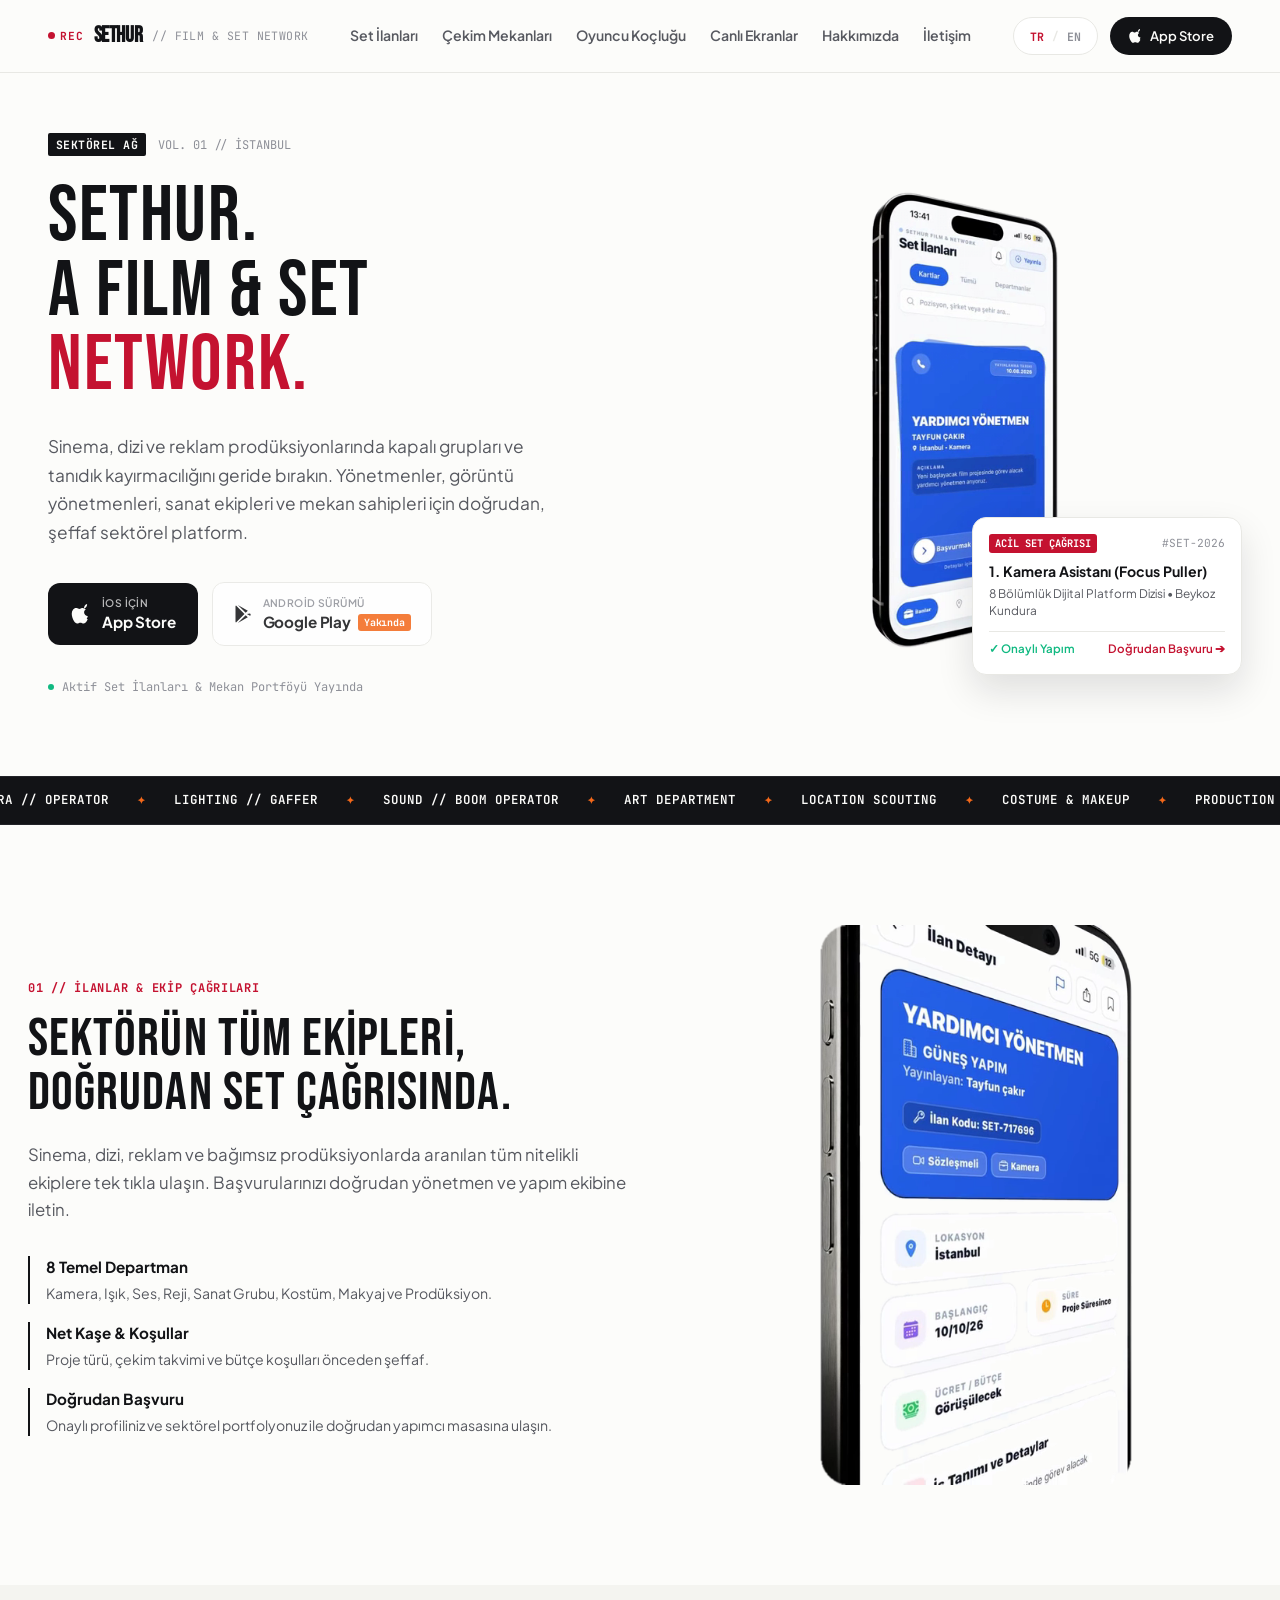
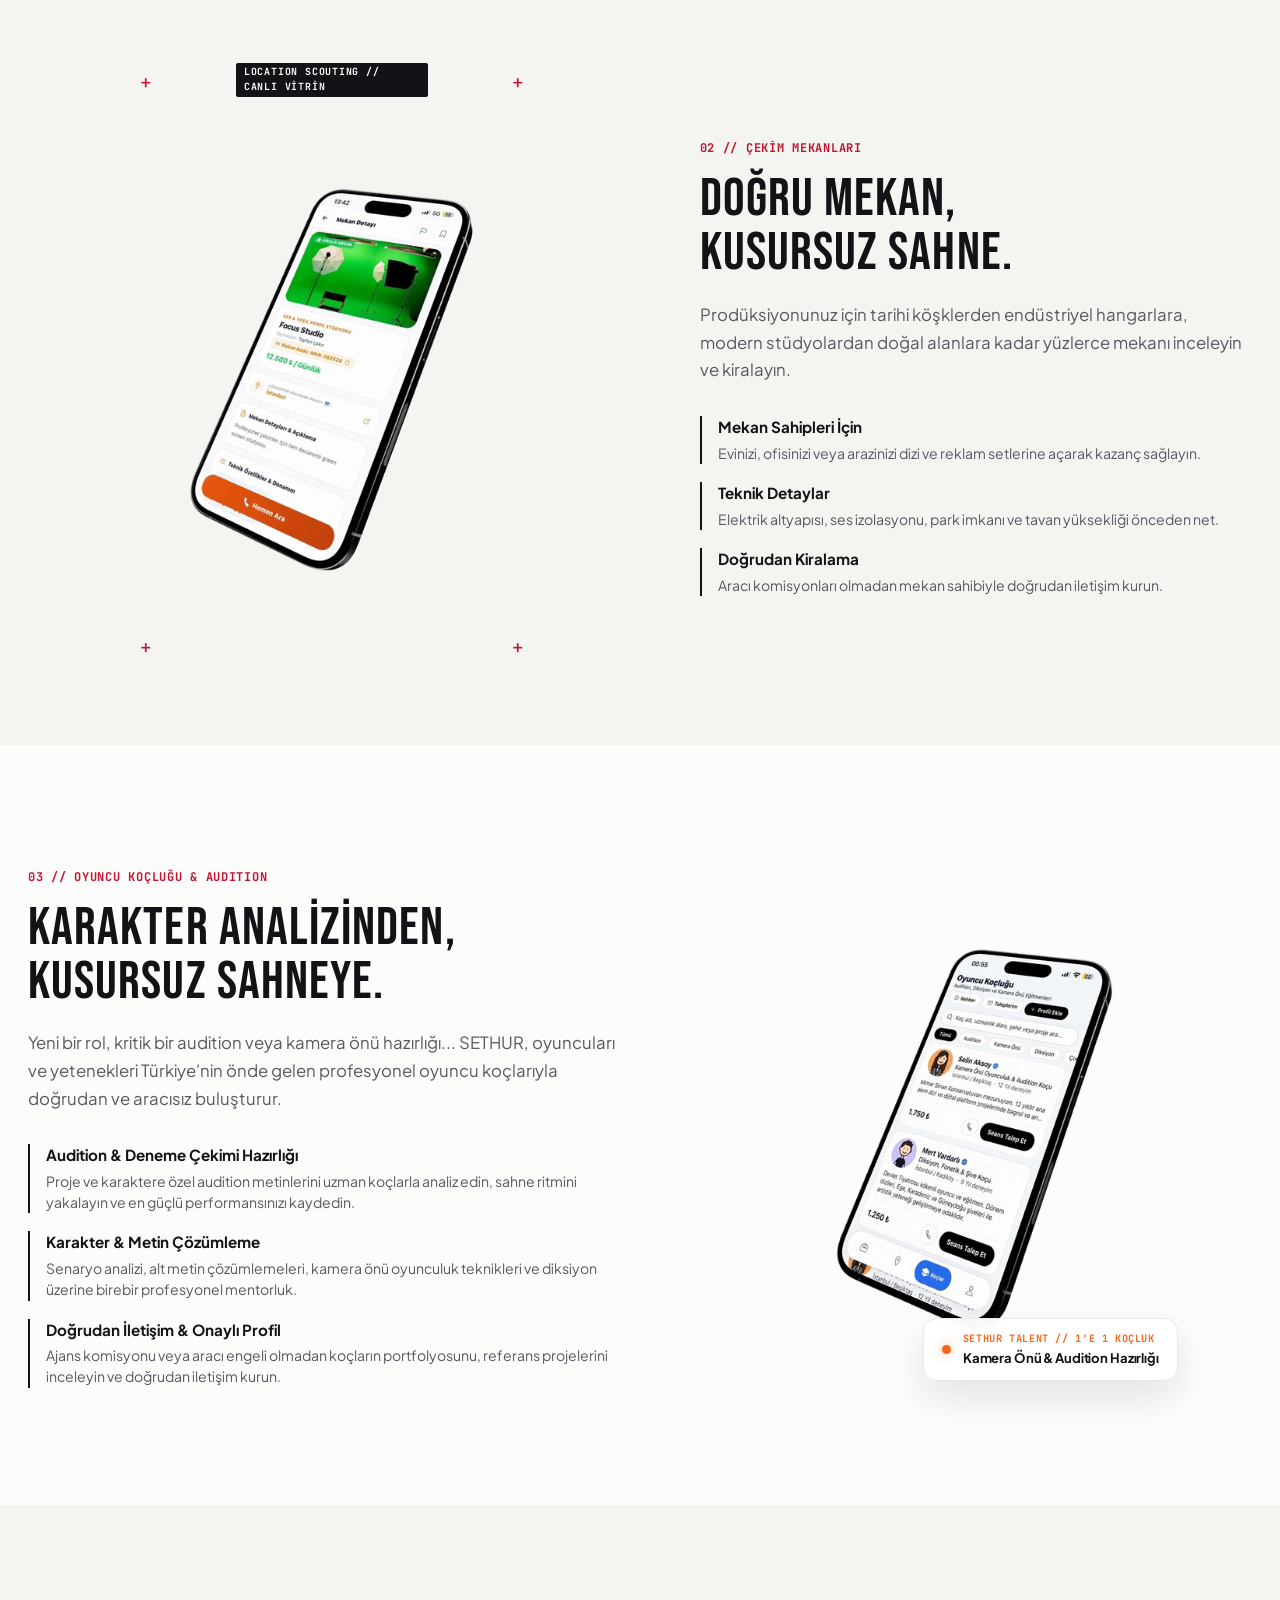
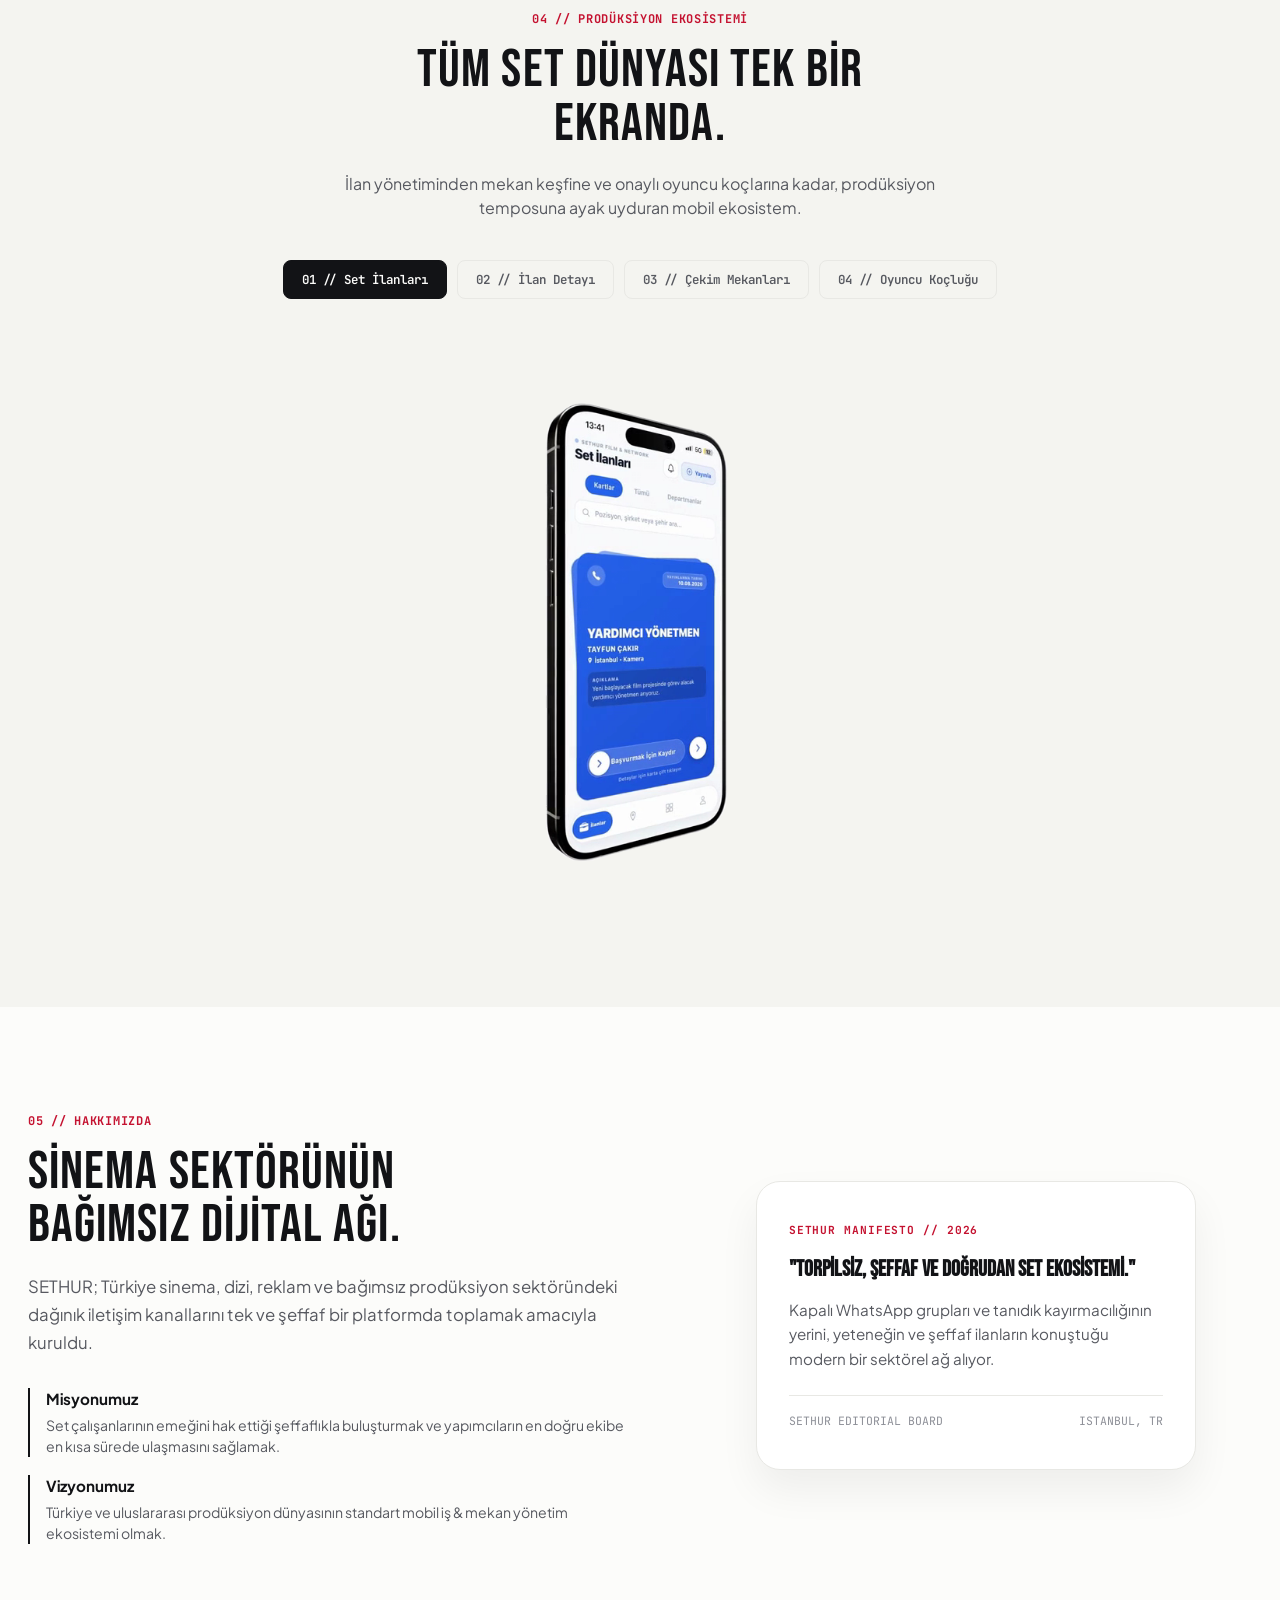
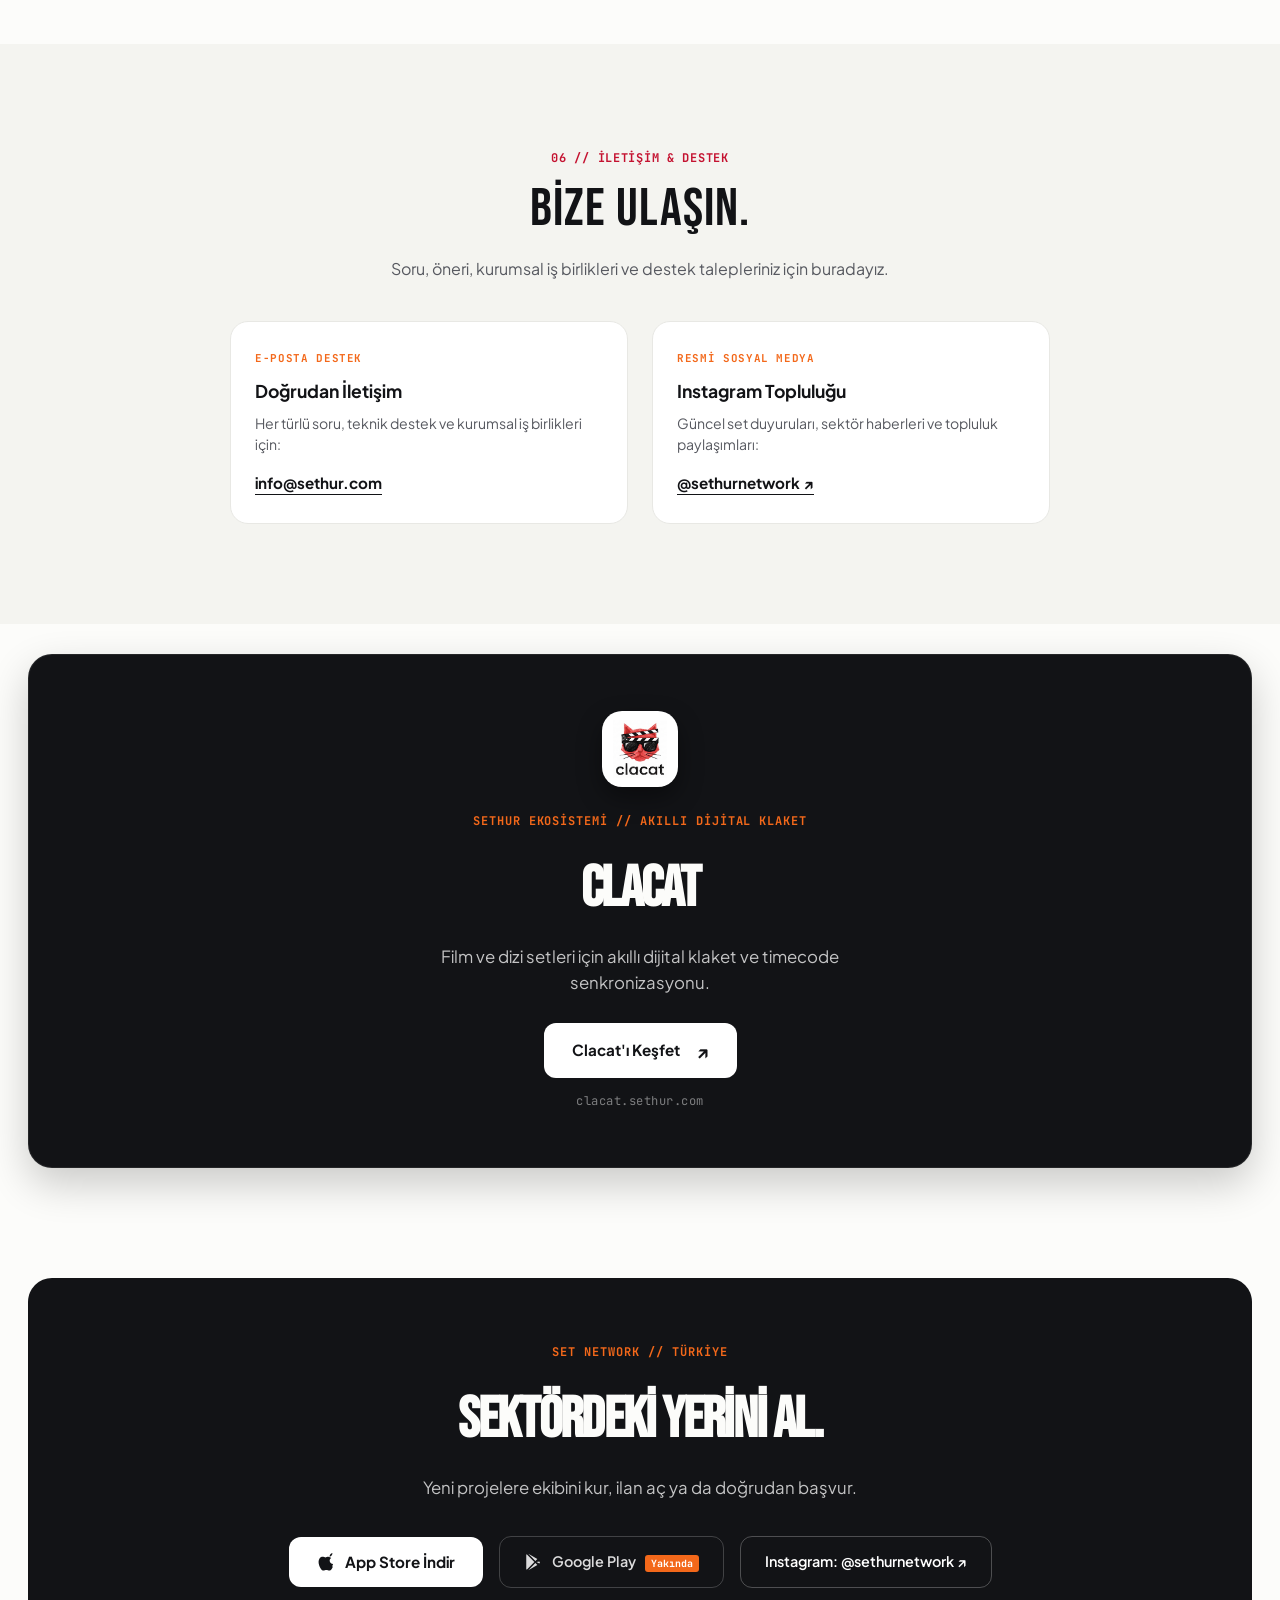
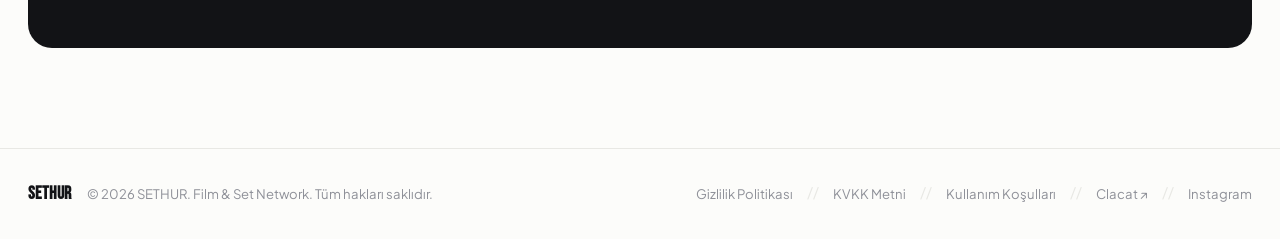
<file: index.html>
<!DOCTYPE html>
<html lang="tr">
<head>
  <meta charset="UTF-8" />
  <meta name="viewport" content="width=device-width, initial-scale=1.0, maximum-scale=1.0, user-scalable=no" />
  <title>SETHUR — Film & Set Network</title>
  <meta name="description" content="Sinema, dizi ve reklam sektörü için profesyonel set ilanları, ekip ağı ve çekim mekanı platformu." />
  
  <!-- Open Graph -->
  <meta property="og:title" content="SETHUR — Film & Set Network" />
  <meta property="og:description" content="Sinema, dizi ve reklam prodüksiyonları için yeni nesil şeffaf set ağı." />
  <meta property="og:type" content="website" />
  <meta property="og:image" content="assets/logo_icon.jpg" />

  <!-- Fonts: Bebas Neue (Cinematic Title) + Plus Jakarta Sans (Body) + JetBrains Mono (Technical) -->
  <link rel="preconnect" href="https://fonts.googleapis.com" />
  <link rel="preconnect" href="https://fonts.gstatic.com" crossorigin />
  <link href="https://fonts.googleapis.com/css2?family=Bebas+Neue&family=JetBrains+Mono:wght@400;500;700&family=Plus+Jakarta+Sans:wght@400;500;600;700;800&family=Oswald:wght@600;700&display=swap" rel="stylesheet" />

  <!-- Favicon -->
  <link rel="icon" type="image/svg+xml" href="favicon.svg" />
  <link rel="icon" type="image/png" href="favicon.png" />
  <link rel="apple-touch-icon" href="favicon.png" />

  <link rel="stylesheet" href="style.css" />
</head>
<body>

  <!-- TOP EDITORIAL HEADER BAR -->
  <header class="site-header">
    <div class="header-container">
      <a href="#" class="brand-block">
        <div class="rec-indicator">
          <span class="rec-dot"></span>
          <span class="rec-text">REC</span>
        </div>
        <span class="brand-title">SETHUR</span>
        <span class="brand-tagline">// FILM &amp; SET NETWORK</span>
      </a>

      <nav class="nav-links">
        <a href="#ilanlar" class="nav-item" data-i18n="nav_jobs">Set İlanları</a>
        <a href="#mekanlar" class="nav-item" data-i18n="nav_venues">Çekim Mekanları</a>
        <a href="#koclar" class="nav-item" data-i18n="nav_coaches">Oyuncu Koçluğu</a>
        <a href="#ekranlar" class="nav-item" data-i18n="nav_screens">Canlı Ekranlar</a>
        <a href="#hakkimizda" class="nav-item" data-i18n="nav_about">Hakkımızda</a>
        <a href="#iletisim" class="nav-item" data-i18n="nav_contact">İletişim</a>
      </nav>

      <div class="header-cta">
        <!-- Language Switcher -->
        <div class="lang-switcher">
          <button class="lang-btn active" data-lang="tr">TR</button>
          <span class="lang-divider">/</span>
          <button class="lang-btn" data-lang="en">EN</button>
        </div>

        <a href="https://apps.apple.com/app/id6799178111" target="_blank" rel="noopener" class="btn-apple-pill">
          <svg class="apple-icon" viewBox="0 0 170 170" width="14" height="14" fill="currentColor">
            <path d="M150.37 130.25c-2.45 5.66-5.35 10.87-8.71 15.66-4.58 6.53-8.33 11.05-11.22 13.56-4.48 4.12-9.28 6.23-14.42 6.35-3.69 0-8.14-1.05-13.32-3.18-5.19-2.12-9.97-3.17-14.34-3.17-4.58 0-9.49 1.05-14.75 3.17-5.26 2.13-9.5 3.24-12.74 3.35-4.81.13-9.66-1.95-14.56-6.23-3.26-2.84-7.14-7.53-11.64-14.07-6.2-9.04-11.05-19.14-14.56-30.3-3.51-11.16-5.26-21.79-5.26-31.89 0-14.05 3.51-25.68 10.53-34.89 7.02-9.21 15.86-13.88 26.52-14.01 4.81 0 10.02 1.25 15.63 3.75 5.61 2.5 9.77 3.75 12.48 3.75 2.45 0 6.64-1.25 12.58-3.75 5.94-2.5 10.8-3.69 14.57-3.56 11.26.79 20.35 4.96 27.27 12.52-9.98 6.03-14.83 14.37-14.56 25.04.27 8.35 3.49 15.5 9.66 21.45 6.17 5.95 13.62 9.27 22.35 9.96-2.45 7.15-5.69 14.49-9.72 22.02zM119.22 31.81c0-6.72 2.39-13.23 7.17-19.53 4.78-6.3 10.9-10.23 18.36-11.78.36 1.48.54 2.87.54 4.18 0 6.81-2.46 13.43-7.38 19.86-4.92 6.43-11.08 10.42-18.48 11.97-.09-.9-.21-3.13-.21-4.7z"/>
          </svg>
          <span data-i18n="nav_download">App Store</span>
        </a>
      </div>
    </div>
  </header>

  <!-- HERO SECTION: ASYMMETRIC CINEMA POSTER + SEAMLESS TRANSPARENT LIVE APP STREAM -->
  <section class="hero-stage">
    <div class="stage-container">
      
      <!-- LEFT EDITORIAL COLUMN -->
      <div class="hero-editorial">
        <div class="edition-label">
          <span class="label-badge" data-i18n="hero_badge">SEKTÖREL AĞ</span>
          <span class="label-meta" data-i18n="hero_meta">VOL. 01 // İSTANBUL</span>
        </div>

        <h1 class="hero-main-title">
          SETHUR.<br />
          <span data-i18n="hero_title_sub">A FILM &amp; SET</span><br />
          <span class="text-accent">NETWORK.</span>
        </h1>

        <p class="hero-manifesto" data-i18n="hero_manifesto">
          Sinema, dizi ve reklam prodüksiyonlarında kapalı grupları ve tanıdık kayırmacılığını geride bırakın. Yönetmenler, görüntü yönetmenleri, sanat ekipleri ve mekan sahipleri için doğrudan, şeffaf sektörel platform.
        </p>

        <!-- CTA & DIRECT LINK -->
        <div class="hero-action-row">
          <a href="https://apps.apple.com/app/id6799178111" target="_blank" rel="noopener" class="btn-hero-primary">
            <svg class="apple-icon-lg" viewBox="0 0 170 170" width="20" height="20" fill="currentColor">
              <path d="M150.37 130.25c-2.45 5.66-5.35 10.87-8.71 15.66-4.58 6.53-8.33 11.05-11.22 13.56-4.48 4.12-9.28 6.23-14.42 6.35-3.69 0-8.14-1.05-13.32-3.18-5.19-2.12-9.97-3.17-14.34-3.17-4.58 0-9.49 1.05-14.75 3.17-5.26 2.13-9.5 3.24-12.74 3.35-4.81.13-9.66-1.95-14.56-6.23-3.26-2.84-7.14-7.53-11.64-14.07-6.2-9.04-11.05-19.14-14.56-30.3-3.51-11.16-5.26-21.79-5.26-31.89 0-14.05 3.51-25.68 10.53-34.89 7.02-9.21 15.86-13.88 26.52-14.01 4.81 0 10.02 1.25 15.63 3.75 5.61 2.5 9.77 3.75 12.48 3.75 2.45 0 6.64-1.25 12.58-3.75 5.94-2.5 10.8-3.69 14.57-3.56 11.26.79 20.35 4.96 27.27 12.52-9.98 6.03-14.83 14.37-14.56 25.04.27 8.35 3.49 15.5 9.66 21.45 6.17 5.95 13.62 9.27 22.35 9.96-2.45 7.15-5.69 14.49-9.72 22.02zM119.22 31.81c0-6.72 2.39-13.23 7.17-19.53 4.78-6.3 10.9-10.23 18.36-11.78.36 1.48.54 2.87.54 4.18 0 6.81-2.46 13.43-7.38 19.86-4.92 6.43-11.08 10.42-18.48 11.97-.09-.9-.21-3.13-.21-4.7z"/>
            </svg>
            <div class="btn-hero-text">
              <span class="btn-micro" data-i18n="hero_btn_ios_micro">iOS İçin</span>
              <span class="btn-bold" data-i18n="hero_btn_ios_bold">App Store</span>
            </div>
          </a>

          <div class="btn-hero-secondary btn-upcoming">
            <svg class="play-icon" viewBox="0 0 24 24" width="20" height="20" fill="currentColor">
              <path d="M3.609 1.814L13.792 12 3.61 22.186a2.383 2.383 0 0 1-.61-.92L3 21.266V2.734l.001-.002a2.37 2.37 0 0 1 .608-.918zM15.207 13.414l2.585 2.586-12.01 6.863 9.425-9.449zm0-2.828L5.782 1.137l12.01 6.863-2.585 2.586zm1.414 1.414l3.772 2.155a1.59 1.59 0 0 0 0-2.756L16.621 12z"/>
            </svg>
            <div class="btn-hero-text">
              <span class="btn-micro" data-i18n="hero_btn_android_micro">Android Sürümü</span>
              <span class="btn-bold"><span data-i18n="hero_btn_android_bold">Google Play</span> <span class="badge-soon" data-i18n="badge_soon">Yakında</span></span>
            </div>
          </div>
        </div>

        <div class="hero-footnote">
          <span class="dot-live"></span>
          <span data-i18n="hero_footnote">Aktif Set İlanları &amp; Mekan Portföyü Yayında</span>
        </div>
      </div>

      <!-- RIGHT SEAMLESS TRANSPARENT LIVE APP STREAM (NO PHONE SHELL / NO MASK) -->
      <div class="hero-device-stage">
        


        <!-- SEAMLESS LIVE STREAMING APP CONTAINER -->
        <div class="transparent-stream-box">
          <video autoplay loop muted playsinline webkit-playsinline preload="auto" class="transparent-video" poster="assets/poster_flow_jobs.png">
            <source src="assets/flow_jobs.mp4" type='video/mp4; codecs="hvc1"' />
            <source src="assets/flow_jobs.webm" type='video/webm; codecs="vp9"' />
            <img src="assets/flow_jobs.gif" alt="SETHUR Canlı Set İlanları" class="fallback-gif" />
          </video>
        </div>

        <!-- FLOATING CALL-SHEET CARD -->
        <div class="callsheet-floating-card">
          <div class="card-head">
            <span class="tag-urgent" data-i18n="cs_tag">ACİL SET ÇAĞRISI</span>
            <span class="tag-code">#SET-2026</span>
          </div>
          <div class="card-body">
            <h4 data-i18n="cs_title">1. Kamera Asistanı (Focus Puller)</h4>
            <p data-i18n="cs_desc">8 Bölümlük Dijital Platform Dizisi • Beykoz Kundura</p>
          </div>
          <div class="card-foot">
            <span class="status-verified" data-i18n="cs_verified">✓ Onaylı Yapım</span>
            <span class="slide-hint" data-i18n="cs_apply">Doğrudan Başvuru ➔</span>
          </div>
        </div>

      </div>

    </div>
  </section>

  <!-- EDITORIAL MARQUEE TICKER (CLEAN MONOSPACE FILM SLATE) -->
  <div class="slate-bar">
    <div class="slate-inner">
      <span class="slate-item">CAMERA // OPERATOR</span>
      <span class="slate-divider">✦</span>
      <span class="slate-item">LIGHTING // GAFFER</span>
      <span class="slate-divider">✦</span>
      <span class="slate-item">SOUND // BOOM OPERATOR</span>
      <span class="slate-divider">✦</span>
      <span class="slate-item">ART DEPARTMENT</span>
      <span class="slate-divider">✦</span>
      <span class="slate-item">LOCATION SCOUTING</span>
      <span class="slate-divider">✦</span>
      <span class="slate-item">COSTUME &amp; MAKEUP</span>
      <span class="slate-divider">✦</span>
      <span class="slate-item">PRODUCTION CREW</span>
    </div>
  </div>

  <!-- SECTION 1: SET İLANLARI (TRANSPARENT ANIMATED DETAIL STREAM) -->
  <section class="editorial-section" id="ilanlar">
    <div class="section-wrapper">
      
      <div class="editorial-split">
        
        <!-- TEXT SIDE -->
        <div class="split-info">
          <span class="chapter-number" data-i18n="sec1_num">01 // İLANLAR &amp; EKİP ÇAĞRILARI</span>
          <h2 class="editorial-title">
            <span data-i18n="sec1_title_1">Sektörün Tüm Ekipleri,</span><br />
            <span class="underline-accent" data-i18n="sec1_title_2">Doğrudan Set Çağrısında.</span>
          </h2>
          <p class="editorial-p" data-i18n="sec1_desc">
            Sinema, dizi, reklam ve bağımsız prodüksiyonlarda aranılan tüm nitelikli ekiplere tek tıkla ulaşın. Başvurularınızı doğrudan yönetmen ve yapım ekibine iletin.
          </p>

          <div class="specs-list">
            <div class="spec-row">
              <span class="spec-title" data-i18n="sec1_spec1_title">8 Temel Departman</span>
              <span class="spec-desc" data-i18n="sec1_spec1_desc">Kamera, Işık, Ses, Reji, Sanat Grubu, Kostüm, Makyaj ve Prodüksiyon.</span>
            </div>
            <div class="spec-row">
              <span class="spec-title" data-i18n="sec1_spec2_title">Net Kaşe &amp; Koşullar</span>
              <span class="spec-desc" data-i18n="sec1_spec2_desc">Proje türü, çekim takvimi ve bütçe koşulları önceden şeffaf.</span>
            </div>
            <div class="spec-row">
              <span class="spec-title" data-i18n="sec1_spec3_title">Doğrudan Başvuru</span>
              <span class="spec-desc" data-i18n="sec1_spec3_desc">Onaylı profiliniz ve sektörel portfolyonuz ile doğrudan yapımcı masasına ulaşın.</span>
            </div>
          </div>
        </div>

        <!-- VISUAL SIDE: TRANSPARENT ANIMATED SCREEN (NO MOCKUP / NO MASK) -->
        <div class="split-display">
          <div class="stream-backdrop-wrapper">
            <div class="transparent-stream-box section-stream">
              <video autoplay loop muted playsinline webkit-playsinline preload="auto" class="transparent-video" poster="assets/poster_flow_detail.png">
                <source src="assets/flow_detail.mp4" type='video/mp4; codecs="hvc1"' />
                <source src="assets/flow_detail.webm" type='video/webm; codecs="vp9"' />
                <img src="assets/flow_detail.gif" alt="İlan Detayı Akışı" class="fallback-gif" />
              </video>
            </div>
          </div>
        </div>

      </div>

    </div>
  </section>

  <!-- SECTION 2: ÇEKİM MEKANLARI (TRANSPARENT VENUE STREAM WITH CINEMATIC CROSSHAIRS) -->
  <section class="editorial-section bg-canvas-subtle" id="mekanlar">
    <div class="section-wrapper">
      
      <div class="editorial-split reverse-mobile">
        
        <!-- VISUAL SIDE: 2.39:1 CINEMATIC FRAME & TRANSPARENT STREAM -->
        <div class="split-display">
          <div class="stream-backdrop-wrapper">
            <div class="cinematic-frame-box">
              <div class="viewport-overlay">
                <span class="crosshair top-left">+</span>
                <span class="crosshair top-right">+</span>
                <span class="crosshair bottom-left">+</span>
                <span class="crosshair bottom-right">+</span>
                <div class="aspect-badge" data-i18n="sec2_badge">LOCATION SCOUTING // CANLI VİTRİN</div>
              </div>
              <div class="transparent-stream-box section-stream">
                <video autoplay loop muted playsinline webkit-playsinline preload="auto" class="transparent-video" poster="assets/poster_flow_venue.png">
                  <source src="assets/flow_venue.mp4" type='video/mp4; codecs="hvc1"' />
                  <source src="assets/flow_venue.webm" type='video/webm; codecs="vp9"' />
                  <img src="assets/flow_venue.gif" alt="Çekim Mekanları Akışı" class="fallback-gif" />
                </video>
              </div>
            </div>
          </div>
        </div>

        <!-- TEXT SIDE -->
        <div class="split-info">
          <span class="chapter-number" data-i18n="sec2_num">02 // ÇEKİM MEKANLARI</span>
          <h2 class="editorial-title">
            <span data-i18n="sec2_title_1">Doğru Mekan,</span><br />
            <span class="underline-accent" data-i18n="sec2_title_2">Kusursuz Sahne.</span>
          </h2>
          <p class="editorial-p" data-i18n="sec2_desc">
            Prodüksiyonunuz için tarihi köşklerden endüstriyel hangarlara, modern stüdyolardan doğal alanlara kadar yüzlerce mekanı inceleyin ve kiralayın.
          </p>

          <div class="specs-list">
            <div class="spec-row">
              <span class="spec-title" data-i18n="sec2_spec1_title">Mekan Sahipleri İçin</span>
              <span class="spec-desc" data-i18n="sec2_spec1_desc">Evinizi, ofisinizi veya arazinizi dizi ve reklam setlerine açarak kazanç sağlayın.</span>
            </div>
            <div class="spec-row">
              <span class="spec-title" data-i18n="sec2_spec2_title">Teknik Detaylar</span>
              <span class="spec-desc" data-i18n="sec2_spec2_desc">Elektrik altyapısı, ses izolasyonu, park imkanı ve tavan yüksekliği önceden net.</span>
            </div>
            <div class="spec-row">
              <span class="spec-title" data-i18n="sec2_spec3_title">Doğrudan Kiralama</span>
              <span class="spec-desc" data-i18n="sec2_spec3_desc">Aracı komisyonları olmadan mekan sahibiyle doğrudan iletişim kurun.</span>
            </div>
          </div>
        </div>

      </div>

    </div>
  </section>

  <!-- SECTION 3: OYUNCU KOÇLUĞU (TRANSPARENT STREAM WITH BACKDROP TYPOGRAPHY & AUDITION BADGE) -->
  <section class="editorial-section" id="koclar">
    <div class="section-wrapper">
      
      <div class="editorial-split">
        
        <!-- TEXT SIDE -->
        <div class="split-info">
          <span class="chapter-number" data-i18n="sec3_num">03 // OYUNCU KOÇLUĞU &amp; AUDITION</span>
          <h2 class="editorial-title">
            <span data-i18n="sec3_title_1">Karakter Analizinden,</span><br />
            <span class="underline-accent" data-i18n="sec3_title_2">Kusursuz Sahneye.</span>
          </h2>
          <p class="editorial-p" data-i18n="sec3_desc">
            Yeni bir rol, kritik bir audition veya kamera önü hazırlığı... SETHUR, oyuncuları ve yetenekleri Türkiye'nin önde gelen profesyonel oyuncu koçlarıyla doğrudan ve aracısız buluşturur.
          </p>

          <div class="specs-list">
            <div class="spec-row">
              <span class="spec-title" data-i18n="sec3_spec1_title">Audition &amp; Deneme Çekimi Hazırlığı</span>
              <span class="spec-desc" data-i18n="sec3_spec1_desc">Proje ve karaktere özel audition metinlerini uzman koçlarla analiz edin, sahne ritmini yakalayın ve en güçlü performansınızı kaydedin.</span>
            </div>
            <div class="spec-row">
              <span class="spec-title" data-i18n="sec3_spec2_title">Karakter &amp; Metin Çözümleme</span>
              <span class="spec-desc" data-i18n="sec3_spec2_desc">Senaryo analizi, alt metin çözümlemeleri, kamera önü oyunculuk teknikleri ve diksiyon üzerine birebir profesyonel mentorluk.</span>
            </div>
            <div class="spec-row">
              <span class="spec-title" data-i18n="sec3_spec3_title">Doğrudan İletişim &amp; Onaylı Profil</span>
              <span class="spec-desc" data-i18n="sec3_spec3_desc">Ajans komisyonu veya aracı engeli olmadan koçların portfolyosunu, referans projelerini inceleyin ve doğrudan iletişim kurun.</span>
            </div>
          </div>
        </div>

        <!-- VISUAL SIDE: TRANSPARENT VIDEO WITH FLOATING SLATE BADGE -->
        <div class="split-display">
          <div class="coach-stage-wrapper">
            <div class="transparent-stream-box section-stream coach-stream-box">
              <video autoplay loop muted playsinline webkit-playsinline preload="auto" class="transparent-video" poster="assets/poster_flow_category.png">
                <source src="assets/flow_category.mp4" type='video/mp4; codecs="hvc1"' />
                <source src="assets/flow_category.webm" type='video/webm; codecs="vp9"' />
                <img src="assets/flow_category.gif" alt="Oyuncu Koçluğu Akışı" class="fallback-gif" />
              </video>
            </div>
            <div class="coach-floating-badge">
              <div class="coach-badge-dot"></div>
              <div class="coach-badge-content">
                <span class="coach-badge-tag" data-i18n="sec3_badge_tag">SETHUR TALENT // 1'E 1 KOÇLUK</span>
                <span class="coach-badge-title" data-i18n="sec3_badge_title">Kamera Önü &amp; Audition Hazırlığı</span>
              </div>
            </div>
          </div>
        </div>

      </div>

    </div>
  </section>

  <!-- SECTION 4: CANLI EKRANLAR (INTERACTIVE STREAM GALLERY) -->
  <section class="editorial-section bg-canvas-subtle" id="ekranlar">
    <div class="section-wrapper">
      
      <div class="section-head-center">
        <span class="chapter-number" data-i18n="sec4_num">04 // PRODÜKSİYON EKOSİSTEMİ</span>
        <h2 class="editorial-title" data-i18n="sec4_title">Tüm Set Dünyası Tek Bir Ekranda.</h2>
        <p class="editorial-sub" data-i18n="sec4_sub">İlan yönetiminden mekan keşfine ve onaylı oyuncu koçlarına kadar, prodüksiyon temposuna ayak uyduran mobil ekosistem.</p>
      </div>

      <!-- INTERACTIVE TABS -->
      <div class="screen-selector-nav">
        <button class="screen-tab-btn active" data-flow="flow_jobs" data-i18n="tab_1">01 // Set İlanları</button>
        <button class="screen-tab-btn" data-flow="flow_detail" data-i18n="tab_2">02 // İlan Detayı</button>
        <button class="screen-tab-btn" data-flow="flow_venue" data-i18n="tab_3">03 // Çekim Mekanları</button>
        <button class="screen-tab-btn" data-flow="flow_category" data-i18n="tab_4">04 // Oyuncu Koçluğu</button>
      </div>

      <!-- INTERACTIVE MAIN STREAM DISPLAY -->
      <div class="interactive-stage-display">
        <div class="stream-backdrop-wrapper gallery-backdrop-wrapper">
          <div class="stage-stream-wrap">
            <video id="galleryMainVideo" autoplay loop muted playsinline webkit-playsinline preload="auto" class="stage-stream-video" poster="assets/poster_flow_jobs.png">
              <source id="videoSourceMp4" src="assets/flow_jobs.mp4" type='video/mp4; codecs="hvc1"' />
              <source id="videoSourceWebm" src="assets/flow_jobs.webm" type='video/webm; codecs="vp9"' />
              <img id="gifFallback" src="assets/flow_jobs.gif" alt="SETHUR Arayüzü" class="fallback-gif" />
            </video>
          </div>
        </div>
      </div>

    </div>
  </section>

  <!-- SECTION 5: HAKKIMIZDA & MANİFESTO -->
  <section class="editorial-section" id="hakkimizda">
    <div class="section-wrapper">
      <div class="editorial-split">
        <div class="split-info">
          <span class="chapter-number" data-i18n="sec5_num">05 // HAKKIMIZDA</span>
          <h2 class="editorial-title">
            <span data-i18n="sec5_title_1">Sinema Sektörünün</span><br />
            <span class="underline-accent" data-i18n="sec5_title_2">Bağımsız Dijital Ağı.</span>
          </h2>
          <p class="editorial-p" data-i18n="sec5_desc">
            SETHUR; Türkiye sinema, dizi, reklam ve bağımsız prodüksiyon sektöründeki dağınık iletişim kanallarını tek ve şeffaf bir platformda toplamak amacıyla kuruldu.
          </p>
          <div class="specs-list">
            <div class="spec-row">
              <span class="spec-title" data-i18n="sec5_spec1_title">Misyonumuz</span>
              <span class="spec-desc" data-i18n="sec5_spec1_desc">Set çalışanlarının emeğini hak ettiği şeffaflıkla buluşturmak ve yapımcıların en doğru ekibe en kısa sürede ulaşmasını sağlamak.</span>
            </div>
            <div class="spec-row">
              <span class="spec-title" data-i18n="sec5_spec2_title">Vizyonumuz</span>
              <span class="spec-desc" data-i18n="sec5_spec2_desc">Türkiye ve uluslararası prodüksiyon dünyasının standart mobil iş &amp; mekan yönetim ekosistemi olmak.</span>
            </div>
          </div>
        </div>

        <div class="split-display">
          <div class="about-manifesto-card">
            <div class="manifesto-badge">SETHUR MANIFESTO // 2026</div>
            <h3 data-i18n="manifesto_title">"Torpilsiz, şeffaf ve doğrudan set ekosistemi."</h3>
            <p data-i18n="manifesto_desc">Kapalı WhatsApp grupları ve tanıdık kayırmacılığının yerini, yeteneğin ve şeffaf ilanların konuştuğu modern bir sektörel ağ alıyor.</p>
            <div class="manifesto-sign">
              <span>SETHUR EDITORIAL BOARD</span>
              <span>ISTANBUL, TR</span>
            </div>
          </div>
        </div>
      </div>
    </div>
  </section>

  <!-- SECTION 6: İLETİŞİM & DESTEK -->
  <section class="editorial-section bg-canvas-subtle" id="iletisim">
    <div class="section-wrapper">
      <div class="section-head-center">
        <span class="chapter-number" data-i18n="sec6_num">06 // İLETİŞİM &amp; DESTEK</span>
        <h2 class="editorial-title" data-i18n="sec6_title">Bize Ulaşın.</h2>
        <p class="editorial-sub" data-i18n="sec6_sub">Soru, öneri, kurumsal iş birlikleri ve destek talepleriniz için buradayız.</p>
      </div>

      <div class="contact-grid">
        <div class="contact-box">
          <div class="contact-tag" data-i18n="contact1_tag">E-POSTA DESTEK</div>
          <h4 data-i18n="contact1_title">Doğrudan İletişim</h4>
          <p data-i18n="contact1_desc">Her türlü soru, teknik destek ve kurumsal iş birlikleri için:</p>
          <a href="mailto:info@sethur.com" class="contact-link-bold">info@sethur.com</a>
        </div>

        <div class="contact-box">
          <div class="contact-tag" data-i18n="contact2_tag">RESMİ SOSYAL MEDYA</div>
          <h4 data-i18n="contact2_title">Instagram Topluluğu</h4>
          <p data-i18n="contact2_desc">Güncel set duyuruları, sektör haberleri ve topluluk paylaşımları:</p>
          <a href="https://www.instagram.com/sethurnetwork/" target="_blank" rel="noopener" class="contact-link-bold">@sethurnetwork ↗</a>
        </div>
      </div>
    </div>
  </section>

  <!-- SECTION: CLACAT ECOSYSTEM -->
  <section class="credits-section" id="clacat" style="padding-top: 30px; padding-bottom: 30px;">
    <div class="section-wrapper">
      <div class="credits-box clacat-credits-box">
        <div class="clacat-icon-container">
          <img src="assets/clacat_logo.png" alt="Clacat Logo" class="clacat-logo-img" />
        </div>
        <div class="credits-header">
          <span class="credits-tag" style="color: var(--accent-orange);" data-i18n="clacat_tag">SETHUR EKOSİSTEMİ // AKILLI DİJİTAL KLAKET</span>
          <h2 class="credits-title" data-i18n="clacat_title">Clacat</h2>
          <p class="credits-sub" style="max-width: 480px; margin-bottom: 28px;" data-i18n="clacat_desc">
            Film ve dizi setleri için akıllı dijital klaket ve timecode senkronizasyonu.
          </p>
        </div>

        <div class="credits-actions">
          <a href="https://clacat.sethur.com" target="_blank" rel="noopener" class="btn-credits-download">
            <span data-i18n="clacat_btn">Clacat'ı Keşfet</span>
            <span style="font-size: 1.15rem; margin-left: 6px;">↗</span>
          </a>
        </div>
        <span class="clacat-url-sub" style="font-family: var(--font-mono); font-size: 0.76rem; color: rgba(255,255,255,0.45); margin-top: 14px; letter-spacing: 0.04em;">clacat.sethur.com</span>
      </div>
    </div>
  </section>

  <!-- SECTION 6: END CREDITS STYLE CLOSING -->
  <section class="credits-section" id="indir">
    <div class="section-wrapper">
      <div class="credits-box">
        <div class="credits-header">
          <span class="credits-tag" data-i18n="credits_tag">SET NETWORK // TÜRKİYE</span>
          <h2 class="credits-title" data-i18n="credits_title">Sektördeki Yerini Al.</h2>
          <p class="credits-sub" data-i18n="credits_sub">Yeni projelere ekibini kur, ilan aç ya da doğrudan başvur.</p>
        </div>

        <div class="credits-actions">
          <a href="https://apps.apple.com/app/id6799178111" target="_blank" rel="noopener" class="btn-credits-download">
            <svg class="apple-icon" viewBox="0 0 170 170" width="18" height="18" fill="currentColor">
              <path d="M150.37 130.25c-2.45 5.66-5.35 10.87-8.71 15.66-4.58 6.53-8.33 11.05-11.22 13.56-4.48 4.12-9.28 6.23-14.42 6.35-3.69 0-8.14-1.05-13.32-3.18-5.19-2.12-9.97-3.17-14.34-3.17-4.58 0-9.49 1.05-14.75 3.17-5.26 2.13-9.5 3.24-12.74 3.35-4.81.13-9.66-1.95-14.56-6.23-3.26-2.84-7.14-7.53-11.64-14.07-6.2-9.04-11.05-19.14-14.56-30.3-3.51-11.16-5.26-21.79-5.26-31.89 0-14.05 3.51-25.68 10.53-34.89 7.02-9.21 15.86-13.88 26.52-14.01 4.81 0 10.02 1.25 15.63 3.75 5.61 2.5 9.77 3.75 12.48 3.75 2.45 0 6.64-1.25 12.58-3.75 5.94-2.5 10.8-3.69 14.57-3.56 11.26.79 20.35 4.96 27.27 12.52-9.98 6.03-14.83 14.37-14.56 25.04.27 8.35 3.49 15.5 9.66 21.45 6.17 5.95 13.62 9.27 22.35 9.96-2.45 7.15-5.69 14.49-9.72 22.02zM119.22 31.81c0-6.72 2.39-13.23 7.17-19.53 4.78-6.3 10.9-10.23 18.36-11.78.36 1.48.54 2.87.54 4.18 0 6.81-2.46 13.43-7.38 19.86-4.92 6.43-11.08 10.42-18.48 11.97-.09-.9-.21-3.13-.21-4.7z"/>
            </svg>
            <span data-i18n="credits_download">App Store İndir</span>
          </a>

          <div class="btn-credits-soon">
            <svg class="play-icon" viewBox="0 0 24 24" width="18" height="18" fill="currentColor">
              <path d="M3.609 1.814L13.792 12 3.61 22.186a2.383 2.383 0 0 1-.61-.92L3 21.266V2.734l.001-.002a2.37 2.37 0 0 1 .608-.918zM15.207 13.414l2.585 2.586-12.01 6.863 9.425-9.449zm0-2.828L5.782 1.137l12.01 6.863-2.585 2.586zm1.414 1.414l3.772 2.155a1.59 1.59 0 0 0 0-2.756L16.621 12z"/>
            </svg>
            <span><span data-i18n="credits_soon">Google Play</span> <span class="badge-soon-light" data-i18n="badge_soon">Yakında</span></span>
          </div>

          <a href="https://www.instagram.com/sethurnetwork/" target="_blank" rel="noopener" class="btn-credits-social">
            <span>Instagram: @sethurnetwork ↗</span>
          </a>
        </div>
      </div>
    </div>
  </section>

  <!-- MINIMALIST FILM CREDITS FOOTER -->
  <footer class="site-footer">
    <div class="footer-wrap">
      <div class="footer-left">
        <span class="footer-logo">SETHUR</span>
        <span class="footer-copy" data-i18n="footer_copy">© 2026 SETHUR. Film &amp; Set Network. Tüm hakları saklıdır.</span>
      </div>

      <div class="footer-right">
        <a href="privacy.html" class="footer-link" data-i18n="footer_privacy">Gizlilik Politikası</a>
        <span class="footer-sep">//</span>
        <a href="kvkk.html" class="footer-link" data-i18n="footer_kvkk">KVKK Metni</a>
        <span class="footer-sep">//</span>
        <a href="terms.html" class="footer-link" data-i18n="footer_terms">Kullanım Koşulları</a>
        <span class="footer-sep">//</span>
        <a href="https://clacat.sethur.com" target="_blank" rel="noopener" class="footer-link">Clacat ↗</a>
        <span class="footer-sep">//</span>
        <a href="https://www.instagram.com/sethurnetwork/" target="_blank" class="footer-link">Instagram</a>
      </div>
    </div>
  </footer>

  <script src="script.js"></script>
</body>
</html>
</file>
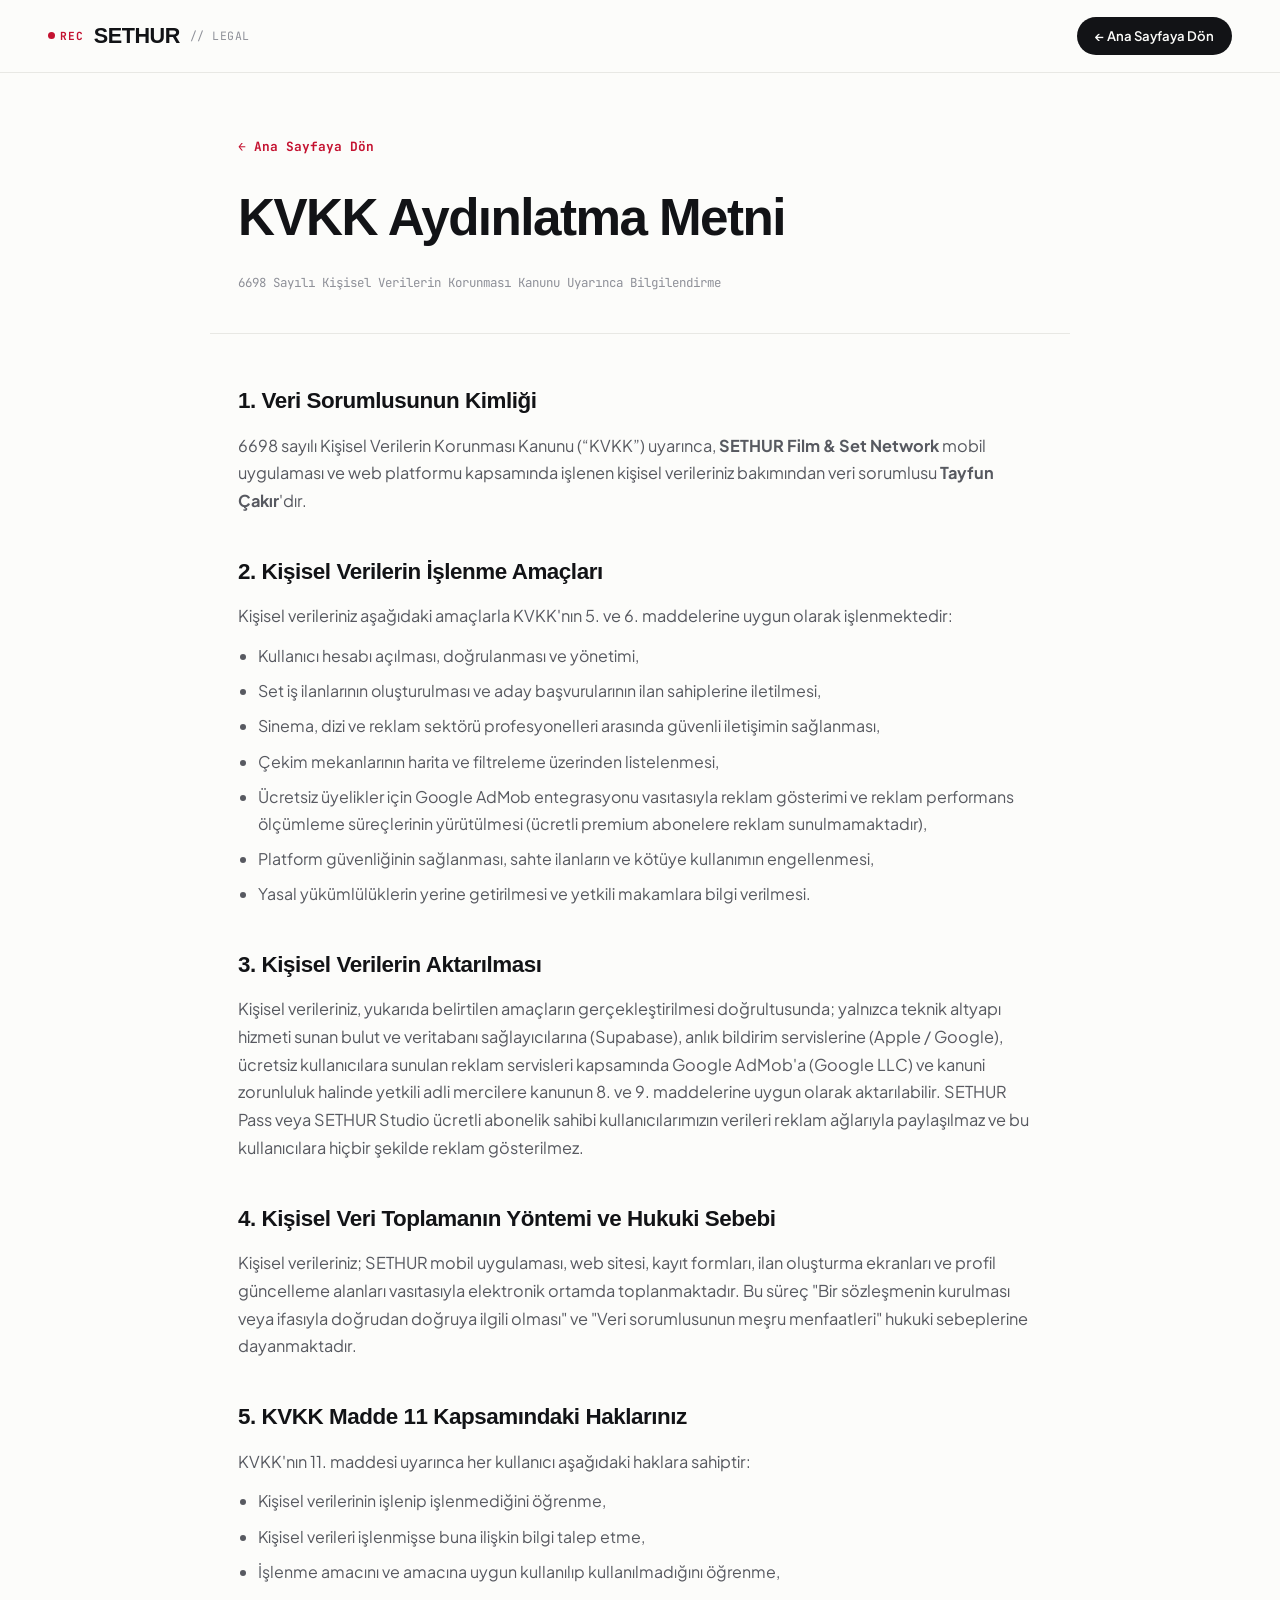
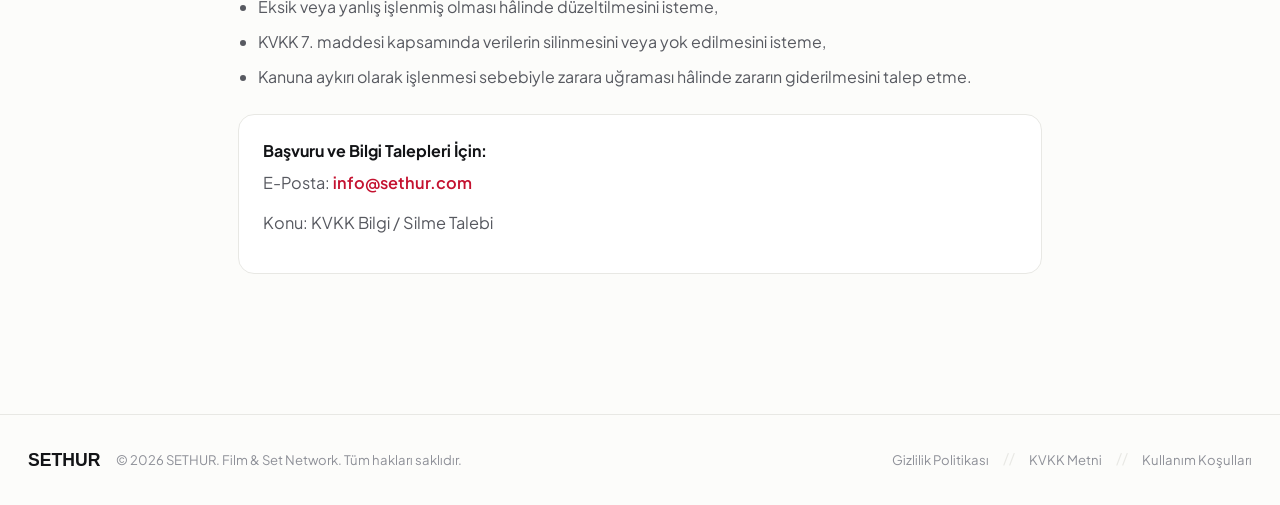
<file: kvkk.html>
<!DOCTYPE html>
<html lang="tr">
<head>
  <meta charset="UTF-8" />
  <meta name="viewport" content="width=device-width, initial-scale=1.0, maximum-scale=1.0, user-scalable=no" />
  <title>SETHUR — KVKK Aydınlatma Metni</title>
  <meta name="description" content="6698 Sayılı Kişisel Verilerin Korunması Kanunu (KVKK) Kapsamında SETHUR Aydınlatma Metni." />
  
  <link rel="preconnect" href="https://fonts.googleapis.com" />
  <link rel="preconnect" href="https://fonts.gstatic.com" crossorigin />
  <link href="https://fonts.googleapis.com/css2?family=JetBrains+Mono:wght@400;500;700&family=Plus+Jakarta+Sans:wght@400;500;600;700;800&display=swap" rel="stylesheet" />
  <link href="https://api.fontshare.com/v2/css?f[]=clash-display@600,700&f[]=cabinet-grotesk@700,800,900&display=swap" rel="stylesheet" />

  <!-- Favicon -->
  <link rel="icon" type="image/svg+xml" href="favicon.svg" />
  <link rel="icon" type="image/png" href="favicon.png" />
  <link rel="apple-touch-icon" href="favicon.png" />

  <link rel="stylesheet" href="style.css" />
  <style>
    .legal-page-header {
      padding: 60px 28px 40px;
      max-width: 860px;
      margin: 0 auto;
      border-bottom: 1px solid var(--border-light);
    }
    .back-btn-link {
      display: inline-flex;
      align-items: center;
      gap: 6px;
      font-family: var(--font-mono);
      font-size: 0.8rem;
      font-weight: 700;
      color: var(--accent-red);
      margin-bottom: 24px;
    }
    .legal-title {
      font-family: var(--font-display);
      font-size: clamp(2.2rem, 4vw, 3.2rem);
      font-weight: 800;
      letter-spacing: -0.03em;
      margin-bottom: 12px;
      color: var(--text-primary);
    }
    .legal-meta-date {
      font-family: var(--font-mono);
      font-size: 0.78rem;
      color: var(--text-muted);
    }
    .legal-body {
      max-width: 860px;
      margin: 0 auto;
      padding: 50px 28px 100px;
    }
    .legal-section {
      margin-bottom: 40px;
    }
    .legal-section h2 {
      font-family: var(--font-display);
      font-size: 1.4rem;
      font-weight: 800;
      color: var(--text-primary);
      margin-bottom: 14px;
      letter-spacing: -0.02em;
    }
    .legal-section p {
      font-size: 1.02rem;
      color: var(--text-secondary);
      line-height: 1.7;
      margin-bottom: 12px;
    }
    .legal-section ul {
      margin-left: 20px;
      margin-bottom: 16px;
      color: var(--text-secondary);
      line-height: 1.7;
      font-size: 1rem;
    }
    .legal-section li {
      margin-bottom: 8px;
    }
    .legal-contact-card {
      background: #FFFFFF;
      border: 1px solid var(--border-light);
      border-radius: 16px;
      padding: 24px;
      margin-top: 24px;
    }
    .legal-contact-card strong {
      color: var(--text-primary);
      display: block;
      margin-bottom: 6px;
    }
  </style>
</head>
<body>

  <!-- TOP HEADER -->
  <header class="site-header">
    <div class="header-container">
      <a href="index.html" class="brand-block">
        <div class="rec-indicator">
          <span class="rec-dot"></span>
          <span class="rec-text">REC</span>
        </div>
        <span class="brand-title">SETHUR</span>
        <span class="brand-tagline">// LEGAL</span>
      </a>

      <div class="header-cta">
        <a href="index.html" class="btn-apple-pill">
          <span>← Ana Sayfaya Dön</span>
        </a>
      </div>
    </div>
  </header>

  <!-- LEGAL HEADER -->
  <div class="legal-page-header">
    <a href="index.html" class="back-btn-link">← Ana Sayfaya Dön</a>
    <h1 class="legal-title">KVKK Aydınlatma Metni</h1>
    <span class="legal-meta-date">6698 Sayılı Kişisel Verilerin Korunması Kanunu Uyarınca Bilgilendirme</span>
  </div>

  <!-- LEGAL CONTENT -->
  <main class="legal-body">
    
    <div class="legal-section">
      <h2>1. Veri Sorumlusunun Kimliği</h2>
      <p>
        6698 sayılı Kişisel Verilerin Korunması Kanunu (“KVKK”) uyarınca, <strong>SETHUR Film &amp; Set Network</strong> mobil uygulaması ve web platformu kapsamında işlenen kişisel verileriniz bakımından veri sorumlusu <strong>Tayfun Çakır</strong>'dır.
      </p>
    </div>

    <div class="legal-section">
      <h2>2. Kişisel Verilerin İşlenme Amaçları</h2>
      <p>Kişisel verileriniz aşağıdaki amaçlarla KVKK'nın 5. ve 6. maddelerine uygun olarak işlenmektedir:</p>
      <ul>
        <li>Kullanıcı hesabı açılması, doğrulanması ve yönetimi,</li>
        <li>Set iş ilanlarının oluşturulması ve aday başvurularının ilan sahiplerine iletilmesi,</li>
        <li>Sinema, dizi ve reklam sektörü profesyonelleri arasında güvenli iletişimin sağlanması,</li>
        <li>Çekim mekanlarının harita ve filtreleme üzerinden listelenmesi,</li>
        <li>Ücretsiz üyelikler için Google AdMob entegrasyonu vasıtasıyla reklam gösterimi ve reklam performans ölçümleme süreçlerinin yürütülmesi (ücretli premium abonelere reklam sunulmamaktadır),</li>
        <li>Platform güvenliğinin sağlanması, sahte ilanların ve kötüye kullanımın engellenmesi,</li>
        <li>Yasal yükümlülüklerin yerine getirilmesi ve yetkili makamlara bilgi verilmesi.</li>
      </ul>
    </div>

    <div class="legal-section">
      <h2>3. Kişisel Verilerin Aktarılması</h2>
      <p>
        Kişisel verileriniz, yukarıda belirtilen amaçların gerçekleştirilmesi doğrultusunda; yalnızca teknik altyapı hizmeti sunan bulut ve veritabanı sağlayıcılarına (Supabase), anlık bildirim servislerine (Apple / Google), ücretsiz kullanıcılara sunulan reklam servisleri kapsamında Google AdMob'a (Google LLC) ve kanuni zorunluluk halinde yetkili adli mercilere kanunun 8. ve 9. maddelerine uygun olarak aktarılabilir. SETHUR Pass veya SETHUR Studio ücretli abonelik sahibi kullanıcılarımızın verileri reklam ağlarıyla paylaşılmaz ve bu kullanıcılara hiçbir şekilde reklam gösterilmez.
      </p>
    </div>

    <div class="legal-section">
      <h2>4. Kişisel Veri Toplamanın Yöntemi ve Hukuki Sebebi</h2>
      <p>
        Kişisel verileriniz; SETHUR mobil uygulaması, web sitesi, kayıt formları, ilan oluşturma ekranları ve profil güncelleme alanları vasıtasıyla elektronik ortamda toplanmaktadır. Bu süreç "Bir sözleşmenin kurulması veya ifasıyla doğrudan doğruya ilgili olması" ve "Veri sorumlusunun meşru menfaatleri" hukuki sebeplerine dayanmaktadır.
      </p>
    </div>

    <div class="legal-section">
      <h2>5. KVKK Madde 11 Kapsamındaki Haklarınız</h2>
      <p>KVKK'nın 11. maddesi uyarınca her kullanıcı aşağıdaki haklara sahiptir:</p>
      <ul>
        <li>Kişisel verilerinin işlenip işlenmediğini öğrenme,</li>
        <li>Kişisel verileri işlenmişse buna ilişkin bilgi talep etme,</li>
        <li>İşlenme amacını ve amacına uygun kullanılıp kullanılmadığını öğrenme,</li>
        <li>Eksik veya yanlış işlenmiş olması hâlinde düzeltilmesini isteme,</li>
        <li>KVKK 7. maddesi kapsamında verilerin silinmesini veya yok edilmesini isteme,</li>
        <li>Kanuna aykırı olarak işlenmesi sebebiyle zarara uğraması hâlinde zararın giderilmesini talep etme.</li>
      </ul>
      
      <div class="legal-contact-card">
        <strong>Başvuru ve Bilgi Talepleri İçin:</strong>
        <p>E-Posta: <a href="mailto:info@sethur.com" style="color: var(--accent-red); font-weight: 600;">info@sethur.com</a></p>
        <p>Konu: KVKK Bilgi / Silme Talebi</p>
      </div>
    </div>

  </main>

  <!-- MINIMALIST FOOTER -->
  <footer class="site-footer">
    <div class="footer-wrap">
      <div class="footer-left">
        <span class="footer-logo">SETHUR</span>
        <span class="footer-copy">© 2026 SETHUR. Film &amp; Set Network. Tüm hakları saklıdır.</span>
      </div>

      <div class="footer-right">
        <a href="privacy.html" class="footer-link">Gizlilik Politikası</a>
        <span class="footer-sep">//</span>
        <a href="kvkk.html" class="footer-link">KVKK Metni</a>
        <span class="footer-sep">//</span>
        <a href="terms.html" class="footer-link">Kullanım Koşulları</a>
      </div>
    </div>
  </footer>

</body>
</html>
</file>
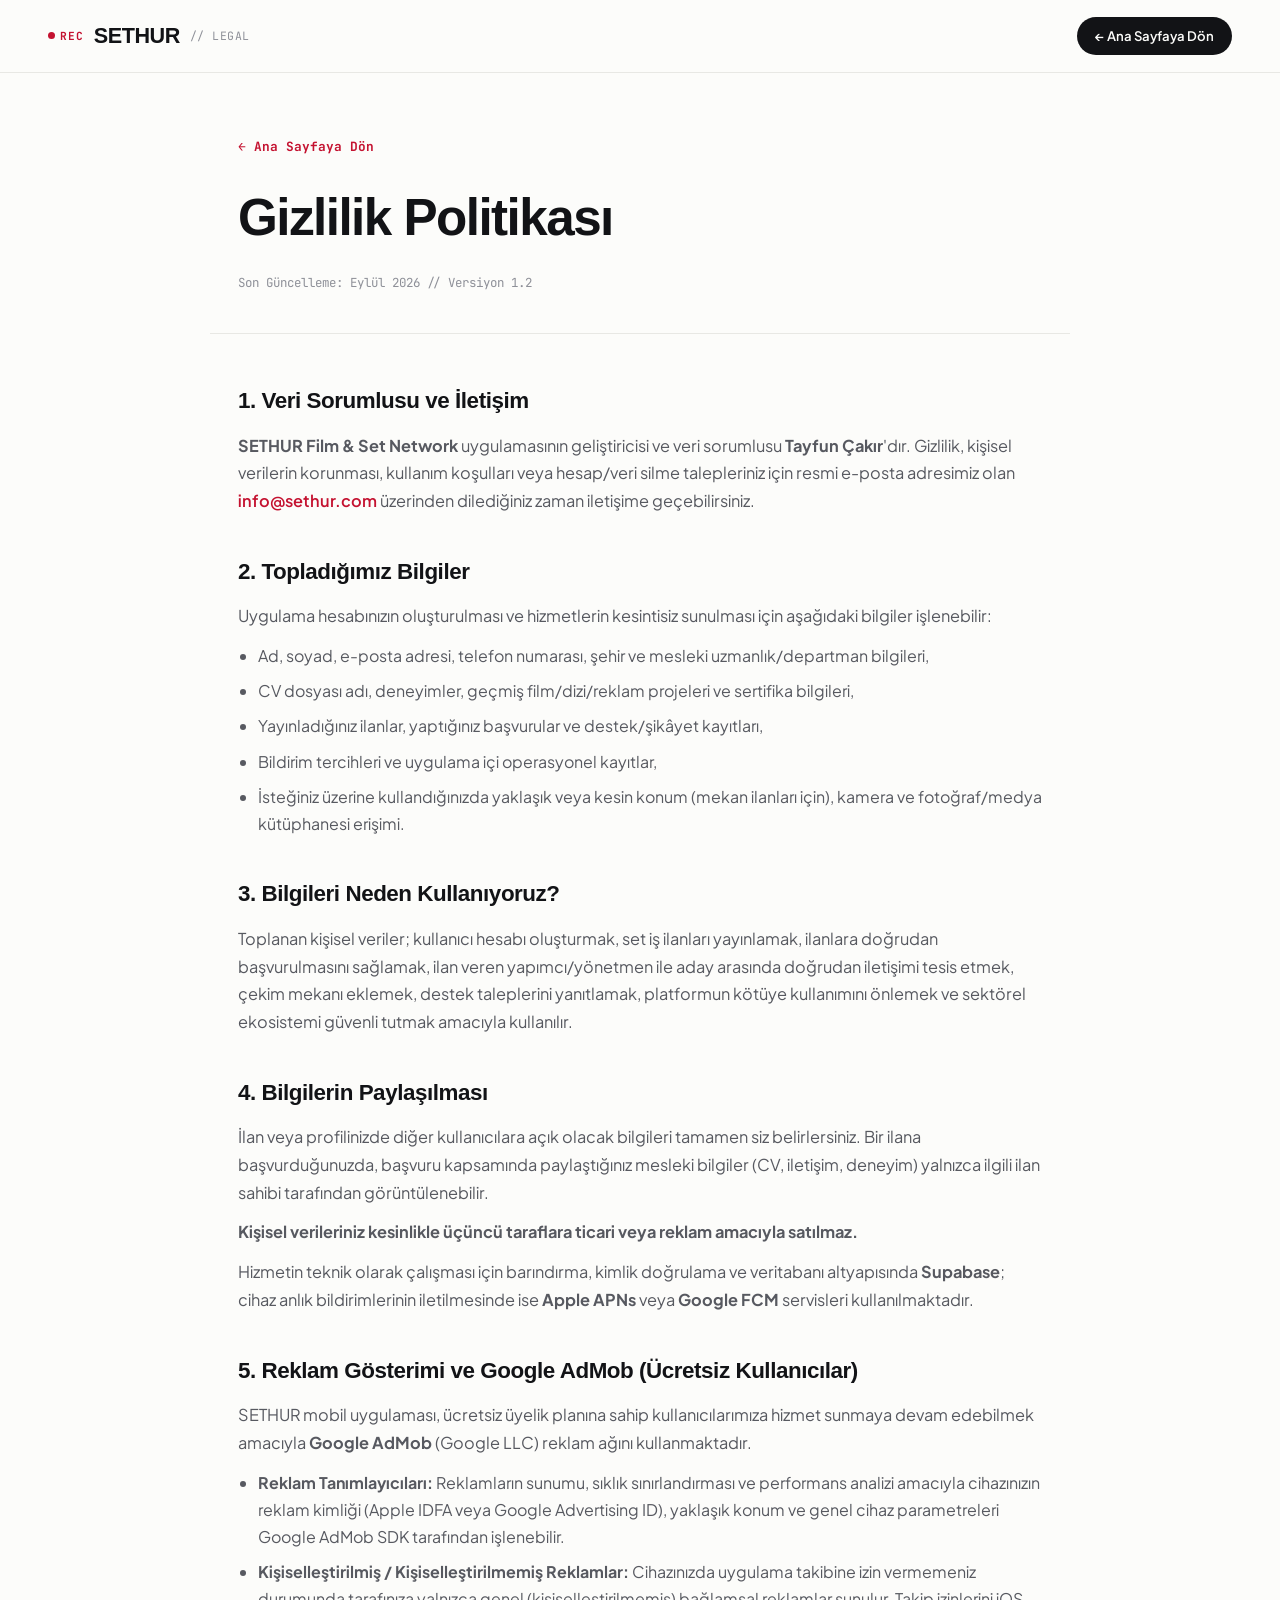
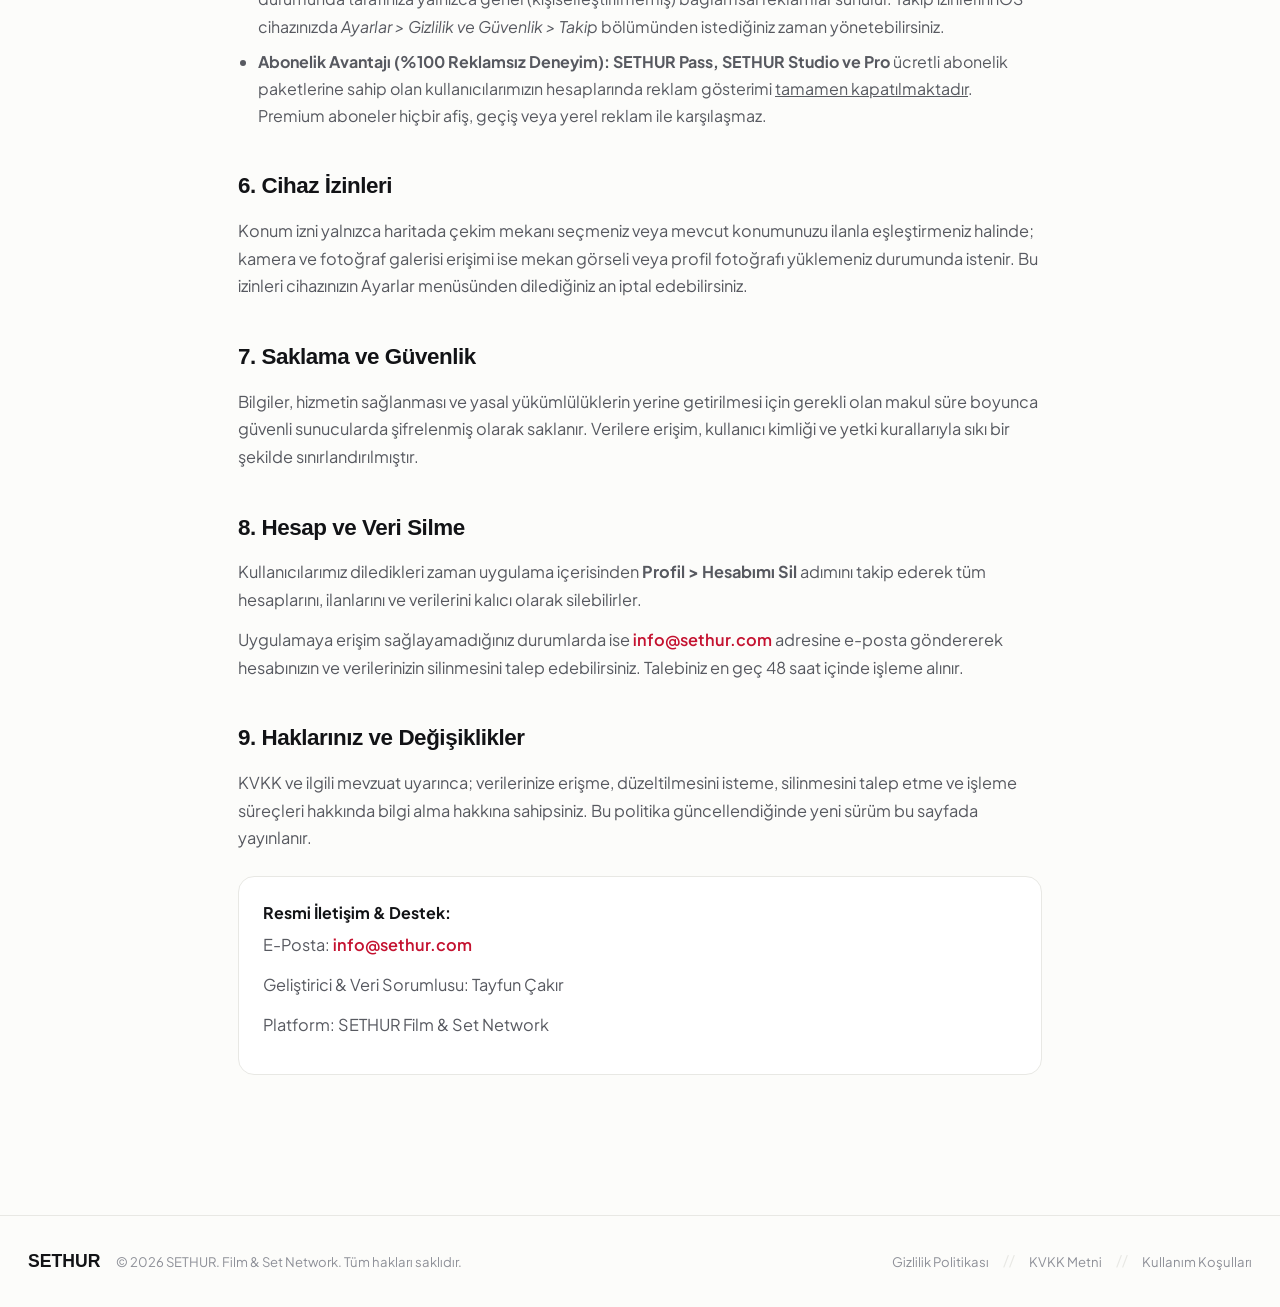
<file: privacy.html>
<!DOCTYPE html>
<html lang="tr">
<head>
  <meta charset="UTF-8" />
  <meta name="viewport" content="width=device-width, initial-scale=1.0, maximum-scale=1.0, user-scalable=no" />
  <title>SETHUR — Gizlilik Politikası</title>
  <meta name="description" content="SETHUR Film & Set Network Gizlilik Politikası ve Kişisel Veri Koruma Bilgilendirmesi." />
  
  <link rel="preconnect" href="https://fonts.googleapis.com" />
  <link rel="preconnect" href="https://fonts.gstatic.com" crossorigin />
  <link href="https://fonts.googleapis.com/css2?family=JetBrains+Mono:wght@400;500;700&family=Plus+Jakarta+Sans:wght@400;500;600;700;800&display=swap" rel="stylesheet" />
  <link href="https://api.fontshare.com/v2/css?f[]=clash-display@600,700&f[]=cabinet-grotesk@700,800,900&display=swap" rel="stylesheet" />

  <!-- Favicon -->
  <link rel="icon" type="image/svg+xml" href="favicon.svg" />
  <link rel="icon" type="image/png" href="favicon.png" />
  <link rel="apple-touch-icon" href="favicon.png" />

  <link rel="stylesheet" href="style.css" />
  <style>
    .legal-page-header {
      padding: 60px 28px 40px;
      max-width: 860px;
      margin: 0 auto;
      border-bottom: 1px solid var(--border-light);
    }
    .back-btn-link {
      display: inline-flex;
      align-items: center;
      gap: 6px;
      font-family: var(--font-mono);
      font-size: 0.8rem;
      font-weight: 700;
      color: var(--accent-red);
      margin-bottom: 24px;
    }
    .legal-title {
      font-family: var(--font-display);
      font-size: clamp(2.2rem, 4vw, 3.2rem);
      font-weight: 800;
      letter-spacing: -0.03em;
      margin-bottom: 12px;
      color: var(--text-primary);
    }
    .legal-meta-date {
      font-family: var(--font-mono);
      font-size: 0.78rem;
      color: var(--text-muted);
    }
    .legal-body {
      max-width: 860px;
      margin: 0 auto;
      padding: 50px 28px 100px;
    }
    .legal-section {
      margin-bottom: 40px;
    }
    .legal-section h2 {
      font-family: var(--font-display);
      font-size: 1.4rem;
      font-weight: 800;
      color: var(--text-primary);
      margin-bottom: 14px;
      letter-spacing: -0.02em;
    }
    .legal-section p {
      font-size: 1.02rem;
      color: var(--text-secondary);
      line-height: 1.7;
      margin-bottom: 12px;
    }
    .legal-section ul {
      margin-left: 20px;
      margin-bottom: 16px;
      color: var(--text-secondary);
      line-height: 1.7;
      font-size: 1rem;
    }
    .legal-section li {
      margin-bottom: 8px;
    }
    .legal-contact-card {
      background: #FFFFFF;
      border: 1px solid var(--border-light);
      border-radius: 16px;
      padding: 24px;
      margin-top: 24px;
    }
    .legal-contact-card strong {
      color: var(--text-primary);
      display: block;
      margin-bottom: 6px;
    }
  </style>
</head>
<body>

  <!-- TOP HEADER -->
  <header class="site-header">
    <div class="header-container">
      <a href="index.html" class="brand-block">
        <div class="rec-indicator">
          <span class="rec-dot"></span>
          <span class="rec-text">REC</span>
        </div>
        <span class="brand-title">SETHUR</span>
        <span class="brand-tagline">// LEGAL</span>
      </a>

      <div class="header-cta">
        <a href="index.html" class="btn-apple-pill">
          <span>← Ana Sayfaya Dön</span>
        </a>
      </div>
    </div>
  </header>

  <!-- LEGAL HEADER -->
  <div class="legal-page-header">
    <a href="index.html" class="back-btn-link">← Ana Sayfaya Dön</a>
    <h1 class="legal-title">Gizlilik Politikası</h1>
    <span class="legal-meta-date">Son Güncelleme: Eylül 2026 // Versiyon 1.2</span>
  </div>

  <!-- LEGAL CONTENT -->
  <main class="legal-body">
    
    <div class="legal-section">
      <h2>1. Veri Sorumlusu ve İletişim</h2>
      <p>
        <strong>SETHUR Film &amp; Set Network</strong> uygulamasının geliştiricisi ve veri sorumlusu <strong>Tayfun Çakır</strong>'dır. 
        Gizlilik, kişisel verilerin korunması, kullanım koşulları veya hesap/veri silme talepleriniz için resmi e-posta adresimiz olan 
        <a href="mailto:info@sethur.com" style="color: var(--accent-red); font-weight: 600;">info@sethur.com</a> üzerinden dilediğiniz zaman iletişime geçebilirsiniz.
      </p>
    </div>

    <div class="legal-section">
      <h2>2. Topladığımız Bilgiler</h2>
      <p>Uygulama hesabınızın oluşturulması ve hizmetlerin kesintisiz sunulması için aşağıdaki bilgiler işlenebilir:</p>
      <ul>
        <li>Ad, soyad, e-posta adresi, telefon numarası, şehir ve mesleki uzmanlık/departman bilgileri,</li>
        <li>CV dosyası adı, deneyimler, geçmiş film/dizi/reklam projeleri ve sertifika bilgileri,</li>
        <li>Yayınladığınız ilanlar, yaptığınız başvurular ve destek/şikâyet kayıtları,</li>
        <li>Bildirim tercihleri ve uygulama içi operasyonel kayıtlar,</li>
        <li>İsteğiniz üzerine kullandığınızda yaklaşık veya kesin konum (mekan ilanları için), kamera ve fotoğraf/medya kütüphanesi erişimi.</li>
      </ul>
    </div>

    <div class="legal-section">
      <h2>3. Bilgileri Neden Kullanıyoruz?</h2>
      <p>
        Toplanan kişisel veriler; kullanıcı hesabı oluşturmak, set iş ilanları yayınlamak, ilanlara doğrudan başvurulmasını sağlamak, ilan veren yapımcı/yönetmen ile aday arasında doğrudan iletişimi tesis etmek, çekim mekanı eklemek, destek taleplerini yanıtlamak, platformun kötüye kullanımını önlemek ve sektörel ekosistemi güvenli tutmak amacıyla kullanılır.
      </p>
    </div>

    <div class="legal-section">
      <h2>4. Bilgilerin Paylaşılması</h2>
      <p>
        İlan veya profilinizde diğer kullanıcılara açık olacak bilgileri tamamen siz belirlersiniz. Bir ilana başvurduğunuzda, başvuru kapsamında paylaştığınız mesleki bilgiler (CV, iletişim, deneyim) yalnızca ilgili ilan sahibi tarafından görüntülenebilir.
      </p>
      <p>
        <strong>Kişisel verileriniz kesinlikle üçüncü taraflara ticari veya reklam amacıyla satılmaz.</strong>
      </p>
      <p>
        Hizmetin teknik olarak çalışması için barındırma, kimlik doğrulama ve veritabanı altyapısında <strong>Supabase</strong>; cihaz anlık bildirimlerinin iletilmesinde ise <strong>Apple APNs</strong> veya <strong>Google FCM</strong> servisleri kullanılmaktadır.
      </p>
    </div>

    <div class="legal-section">
      <h2>5. Reklam Gösterimi ve Google AdMob (Ücretsiz Kullanıcılar)</h2>
      <p>
        SETHUR mobil uygulaması, ücretsiz üyelik planına sahip kullanıcılarımıza hizmet sunmaya devam edebilmek amacıyla <strong>Google AdMob</strong> (Google LLC) reklam ağını kullanmaktadır.
      </p>
      <ul>
        <li><strong>Reklam Tanımlayıcıları:</strong> Reklamların sunumu, sıklık sınırlandırması ve performans analizi amacıyla cihazınızın reklam kimliği (Apple IDFA veya Google Advertising ID), yaklaşık konum ve genel cihaz parametreleri Google AdMob SDK tarafından işlenebilir.</li>
        <li><strong>Kişiselleştirilmiş / Kişiselleştirilmemiş Reklamlar:</strong> Cihazınızda uygulama takibine izin vermemeniz durumunda tarafınıza yalnızca genel (kişiselleştirilmemiş) bağlamsal reklamlar sunulur. Takip izinlerini iOS cihazınızda <em>Ayarlar &gt; Gizlilik ve Güvenlik &gt; Takip</em> bölümünden istediğiniz zaman yönetebilirsiniz.</li>
        <li><strong>Abonelik Avantajı (%100 Reklamsız Deneyim):</strong> <strong>SETHUR Pass, SETHUR Studio ve Pro</strong> ücretli abonelik paketlerine sahip olan kullanıcılarımızın hesaplarında reklam gösterimi <u>tamamen kapatılmaktadır</u>. Premium aboneler hiçbir afiş, geçiş veya yerel reklam ile karşılaşmaz.</li>
      </ul>
    </div>

    <div class="legal-section">
      <h2>6. Cihaz İzinleri</h2>
      <p>
        Konum izni yalnızca haritada çekim mekanı seçmeniz veya mevcut konumunuzu ilanla eşleştirmeniz halinde; kamera ve fotoğraf galerisi erişimi ise mekan görseli veya profil fotoğrafı yüklemeniz durumunda istenir. Bu izinleri cihazınızın Ayarlar menüsünden dilediğiniz an iptal edebilirsiniz.
      </p>
    </div>

    <div class="legal-section">
      <h2>7. Saklama ve Güvenlik</h2>
      <p>
        Bilgiler, hizmetin sağlanması ve yasal yükümlülüklerin yerine getirilmesi için gerekli olan makul süre boyunca güvenli sunucularda şifrelenmiş olarak saklanır. Verilere erişim, kullanıcı kimliği ve yetki kurallarıyla sıkı bir şekilde sınırlandırılmıştır.
      </p>
    </div>

    <div class="legal-section">
      <h2>8. Hesap ve Veri Silme</h2>
      <p>
        Kullanıcılarımız diledikleri zaman uygulama içerisinden <strong>Profil &gt; Hesabımı Sil</strong> adımını takip ederek tüm hesaplarını, ilanlarını ve verilerini kalıcı olarak silebilirler.
      </p>
      <p>
        Uygulamaya erişim sağlayamadığınız durumlarda ise <a href="mailto:info@sethur.com" style="color: var(--accent-red); font-weight: 600;">info@sethur.com</a> adresine e-posta göndererek hesabınızın ve verilerinizin silinmesini talep edebilirsiniz. Talebiniz en geç 48 saat içinde işleme alınır.
      </p>
    </div>

    <div class="legal-section">
      <h2>9. Haklarınız ve Değişiklikler</h2>
      <p>
        KVKK ve ilgili mevzuat uyarınca; verilerinize erişme, düzeltilmesini isteme, silinmesini talep etme ve işleme süreçleri hakkında bilgi alma hakkına sahipsiniz. Bu politika güncellendiğinde yeni sürüm bu sayfada yayınlanır.
      </p>
      
      <div class="legal-contact-card">
        <strong>Resmi İletişim &amp; Destek:</strong>
        <p>E-Posta: <a href="mailto:info@sethur.com" style="color: var(--accent-red); font-weight: 600;">info@sethur.com</a></p>
        <p>Geliştirici &amp; Veri Sorumlusu: Tayfun Çakır</p>
        <p>Platform: SETHUR Film &amp; Set Network</p>
      </div>
    </div>

  </main>

  <!-- MINIMALIST FOOTER -->
  <footer class="site-footer">
    <div class="footer-wrap">
      <div class="footer-left">
        <span class="footer-logo">SETHUR</span>
        <span class="footer-copy">© 2026 SETHUR. Film &amp; Set Network. Tüm hakları saklıdır.</span>
      </div>

      <div class="footer-right">
        <a href="privacy.html" class="footer-link">Gizlilik Politikası</a>
        <span class="footer-sep">//</span>
        <a href="kvkk.html" class="footer-link">KVKK Metni</a>
        <span class="footer-sep">//</span>
        <a href="terms.html" class="footer-link">Kullanım Koşulları</a>
      </div>
    </div>
  </footer>

</body>
</html>
</file>
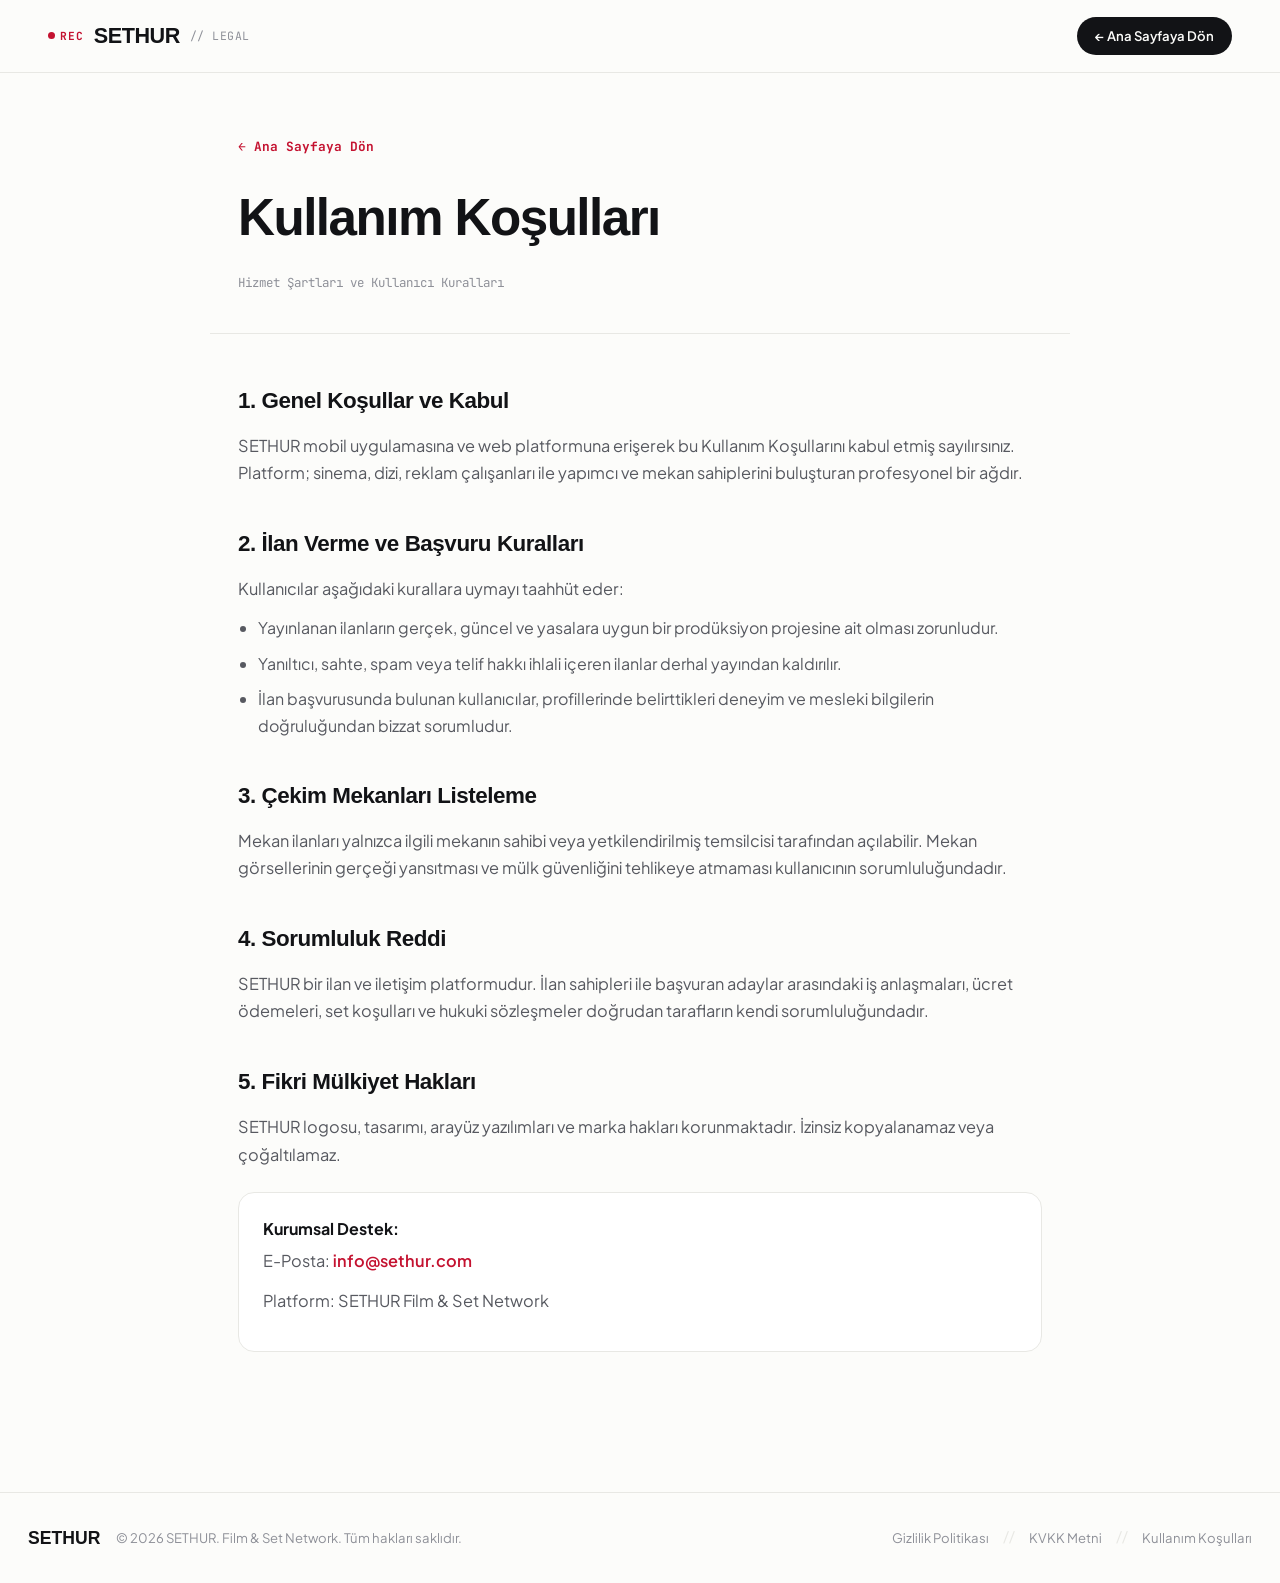
<file: terms.html>
<!DOCTYPE html>
<html lang="tr">
<head>
  <meta charset="UTF-8" />
  <meta name="viewport" content="width=device-width, initial-scale=1.0, maximum-scale=1.0, user-scalable=no" />
  <title>SETHUR — Kullanım Koşulları</title>
  <meta name="description" content="SETHUR Film & Set Network Kullanım Şartları ve Hizmet Sözleşmesi." />
  
  <link rel="preconnect" href="https://fonts.googleapis.com" />
  <link rel="preconnect" href="https://fonts.gstatic.com" crossorigin />
  <link href="https://fonts.googleapis.com/css2?family=JetBrains+Mono:wght@400;500;700&family=Plus+Jakarta+Sans:wght@400;500;600;700;800&display=swap" rel="stylesheet" />
  <link href="https://api.fontshare.com/v2/css?f[]=clash-display@600,700&f[]=cabinet-grotesk@700,800,900&display=swap" rel="stylesheet" />

  <!-- Favicon -->
  <link rel="icon" type="image/svg+xml" href="favicon.svg" />
  <link rel="icon" type="image/png" href="favicon.png" />
  <link rel="apple-touch-icon" href="favicon.png" />

  <link rel="stylesheet" href="style.css" />
  <style>
    .legal-page-header {
      padding: 60px 28px 40px;
      max-width: 860px;
      margin: 0 auto;
      border-bottom: 1px solid var(--border-light);
    }
    .back-btn-link {
      display: inline-flex;
      align-items: center;
      gap: 6px;
      font-family: var(--font-mono);
      font-size: 0.8rem;
      font-weight: 700;
      color: var(--accent-red);
      margin-bottom: 24px;
    }
    .legal-title {
      font-family: var(--font-display);
      font-size: clamp(2.2rem, 4vw, 3.2rem);
      font-weight: 800;
      letter-spacing: -0.03em;
      margin-bottom: 12px;
      color: var(--text-primary);
    }
    .legal-meta-date {
      font-family: var(--font-mono);
      font-size: 0.78rem;
      color: var(--text-muted);
    }
    .legal-body {
      max-width: 860px;
      margin: 0 auto;
      padding: 50px 28px 100px;
    }
    .legal-section {
      margin-bottom: 40px;
    }
    .legal-section h2 {
      font-family: var(--font-display);
      font-size: 1.4rem;
      font-weight: 800;
      color: var(--text-primary);
      margin-bottom: 14px;
      letter-spacing: -0.02em;
    }
    .legal-section p {
      font-size: 1.02rem;
      color: var(--text-secondary);
      line-height: 1.7;
      margin-bottom: 12px;
    }
    .legal-section ul {
      margin-left: 20px;
      margin-bottom: 16px;
      color: var(--text-secondary);
      line-height: 1.7;
      font-size: 1rem;
    }
    .legal-section li {
      margin-bottom: 8px;
    }
    .legal-contact-card {
      background: #FFFFFF;
      border: 1px solid var(--border-light);
      border-radius: 16px;
      padding: 24px;
      margin-top: 24px;
    }
    .legal-contact-card strong {
      color: var(--text-primary);
      display: block;
      margin-bottom: 6px;
    }
  </style>
</head>
<body>

  <!-- TOP HEADER -->
  <header class="site-header">
    <div class="header-container">
      <a href="index.html" class="brand-block">
        <div class="rec-indicator">
          <span class="rec-dot"></span>
          <span class="rec-text">REC</span>
        </div>
        <span class="brand-title">SETHUR</span>
        <span class="brand-tagline">// LEGAL</span>
      </a>

      <div class="header-cta">
        <a href="index.html" class="btn-apple-pill">
          <span>← Ana Sayfaya Dön</span>
        </a>
      </div>
    </div>
  </header>

  <!-- LEGAL HEADER -->
  <div class="legal-page-header">
    <a href="index.html" class="back-btn-link">← Ana Sayfaya Dön</a>
    <h1 class="legal-title">Kullanım Koşulları</h1>
    <span class="legal-meta-date">Hizmet Şartları ve Kullanıcı Kuralları</span>
  </div>

  <!-- LEGAL CONTENT -->
  <main class="legal-body">
    
    <div class="legal-section">
      <h2>1. Genel Koşullar ve Kabul</h2>
      <p>
        SETHUR mobil uygulamasına ve web platformuna erişerek bu Kullanım Koşullarını kabul etmiş sayılırsınız. Platform; sinema, dizi, reklam çalışanları ile yapımcı ve mekan sahiplerini buluşturan profesyonel bir ağdır.
      </p>
    </div>

    <div class="legal-section">
      <h2>2. İlan Verme ve Başvuru Kuralları</h2>
      <p>Kullanıcılar aşağıdaki kurallara uymayı taahhüt eder:</p>
      <ul>
        <li>Yayınlanan ilanların gerçek, güncel ve yasalara uygun bir prodüksiyon projesine ait olması zorunludur.</li>
        <li>Yanıltıcı, sahte, spam veya telif hakkı ihlali içeren ilanlar derhal yayından kaldırılır.</li>
        <li>İlan başvurusunda bulunan kullanıcılar, profillerinde belirttikleri deneyim ve mesleki bilgilerin doğruluğundan bizzat sorumludur.</li>
      </ul>
    </div>

    <div class="legal-section">
      <h2>3. Çekim Mekanları Listeleme</h2>
      <p>
        Mekan ilanları yalnızca ilgili mekanın sahibi veya yetkilendirilmiş temsilcisi tarafından açılabilir. Mekan görsellerinin gerçeği yansıtması ve mülk güvenliğini tehlikeye atmaması kullanıcının sorumluluğundadır.
      </p>
    </div>

    <div class="legal-section">
      <h2>4. Sorumluluk Reddi</h2>
      <p>
        SETHUR bir ilan ve iletişim platformudur. İlan sahipleri ile başvuran adaylar arasındaki iş anlaşmaları, ücret ödemeleri, set koşulları ve hukuki sözleşmeler doğrudan tarafların kendi sorumluluğundadır.
      </p>
    </div>

    <div class="legal-section">
      <h2>5. Fikri Mülkiyet Hakları</h2>
      <p>
        SETHUR logosu, tasarımı, arayüz yazılımları ve marka hakları korunmaktadır. İzinsiz kopyalanamaz veya çoğaltılamaz.
      </p>
      
      <div class="legal-contact-card">
        <strong>Kurumsal Destek:</strong>
        <p>E-Posta: <a href="mailto:info@sethur.com" style="color: var(--accent-red); font-weight: 600;">info@sethur.com</a></p>
        <p>Platform: SETHUR Film &amp; Set Network</p>
      </div>
    </div>

  </main>

  <!-- MINIMALIST FOOTER -->
  <footer class="site-footer">
    <div class="footer-wrap">
      <div class="footer-left">
        <span class="footer-logo">SETHUR</span>
        <span class="footer-copy">© 2026 SETHUR. Film &amp; Set Network. Tüm hakları saklıdır.</span>
      </div>

      <div class="footer-right">
        <a href="privacy.html" class="footer-link">Gizlilik Politikası</a>
        <span class="footer-sep">//</span>
        <a href="kvkk.html" class="footer-link">KVKK Metni</a>
        <span class="footer-sep">//</span>
        <a href="terms.html" class="footer-link">Kullanım Koşulları</a>
      </div>
    </div>
  </footer>

</body>
</html>
</file>
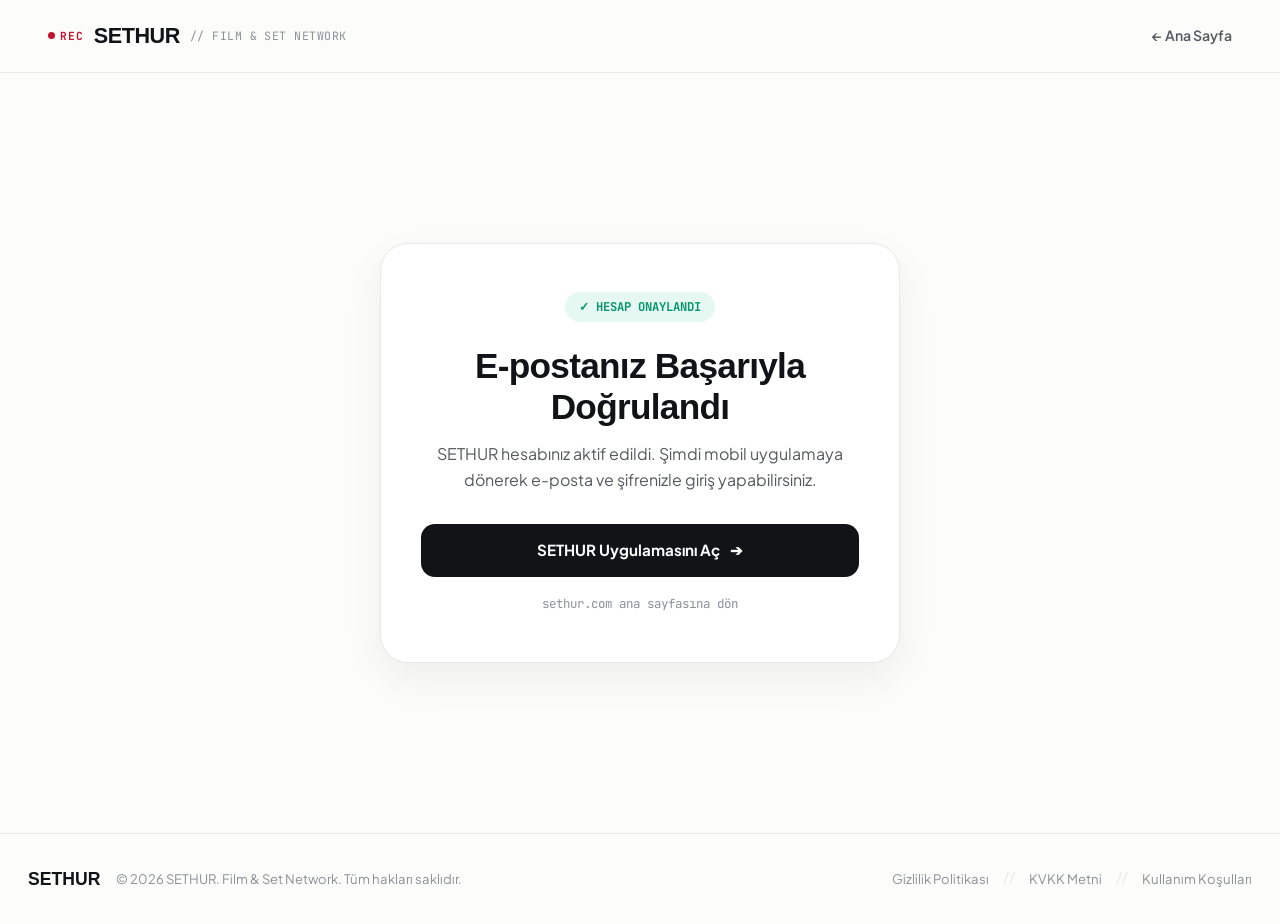
<file: verify.html>
<!DOCTYPE html>
<html lang="tr">
<head>
  <meta charset="UTF-8" />
  <meta name="viewport" content="width=device-width, initial-scale=1.0, maximum-scale=1.0, user-scalable=no" />
  <title>SETHUR — E-posta Doğrulandı</title>
  <meta name="description" content="SETHUR hesabınız başarıyla doğrulandı." />
  
  <link rel="preconnect" href="https://fonts.googleapis.com" />
  <link rel="preconnect" href="https://fonts.gstatic.com" crossorigin />
  <link href="https://fonts.googleapis.com/css2?family=JetBrains+Mono:wght@400;500;700&family=Plus+Jakarta+Sans:wght@400;500;600;700;800&display=swap" rel="stylesheet" />
  <link href="https://api.fontshare.com/v2/css?f[]=clash-display@600,700&f[]=cabinet-grotesk@700,800,900&display=swap" rel="stylesheet" />

  <link rel="icon" type="image/svg+xml" href="favicon.svg" />
  <link rel="icon" type="image/png" href="favicon.png" />
  <link rel="apple-touch-icon" href="favicon.png" />

  <link rel="stylesheet" href="style.css" />
  <style>
    .verify-stage {
      min-height: calc(100vh - 140px);
      display: flex;
      align-items: center;
      justify-content: center;
      padding: 40px 20px;
    }
    .verify-card {
      background: #FFFFFF;
      border: 1px solid var(--border-light);
      border-radius: 28px;
      padding: 48px 40px;
      max-width: 520px;
      width: 100%;
      text-align: center;
      box-shadow: 0 16px 40px rgba(18, 19, 22, 0.06);
    }
    .verify-badge {
      display: inline-flex;
      align-items: center;
      gap: 6px;
      background: rgba(16, 185, 129, 0.1);
      color: #059669;
      font-family: var(--font-mono);
      font-size: 0.76rem;
      font-weight: 700;
      padding: 6px 14px;
      border-radius: 20px;
      margin-bottom: 24px;
    }
    .verify-title {
      font-family: var(--font-display);
      font-size: 2.2rem;
      font-weight: 800;
      color: var(--text-primary);
      line-height: 1.15;
      margin-bottom: 14px;
      letter-spacing: -0.02em;
    }
    .verify-desc {
      font-size: 1rem;
      color: var(--text-secondary);
      line-height: 1.6;
      margin-bottom: 32px;
    }
    .verify-btn {
      display: inline-flex;
      align-items: center;
      justify-content: center;
      gap: 10px;
      width: 100%;
      background: var(--text-primary);
      color: var(--text-inverse);
      padding: 15px 24px;
      border-radius: 14px;
      font-size: 0.95rem;
      font-weight: 700;
      text-decoration: none;
      transition: all 0.2s cubic-bezier(0.16, 1, 0.3, 1);
    }
    .verify-btn:hover {
      background: #000000;
      transform: translateY(-2px);
      box-shadow: 0 10px 24px rgba(18, 19, 22, 0.15);
    }
    .verify-sublink {
      display: block;
      margin-top: 18px;
      font-family: var(--font-mono);
      font-size: 0.78rem;
      color: var(--text-muted);
      text-decoration: none;
    }
    .verify-sublink:hover {
      color: var(--accent-red);
    }
  </style>
</head>
<body>

  <!-- TOP HEADER -->
  <header class="site-header">
    <div class="header-container">
      <a href="index.html" class="brand-block">
        <div class="rec-indicator">
          <span class="rec-dot"></span>
          <span class="rec-text">REC</span>
        </div>
        <span class="brand-title">SETHUR</span>
        <span class="brand-tagline">// FILM &amp; SET NETWORK</span>
      </a>
      <div class="header-cta">
        <a href="index.html" class="nav-item">← Ana Sayfa</a>
      </div>
    </div>
  </header>

  <!-- VERIFY STAGE -->
  <main class="verify-stage">
    <div class="verify-card">
      <div class="verify-badge">
        <span>✓ HESAP ONAYLANDI</span>
      </div>
      <h1 class="verify-title">E-postanız Başarıyla Doğrulandı</h1>
      <p class="verify-desc">
        SETHUR hesabınız aktif edildi. Şimdi mobil uygulamaya dönerek e-posta ve şifrenizle giriş yapabilirsiniz.
      </p>
      <a href="sethur://" onclick="setTimeout(function(){ window.location.href='https://apps.apple.com/app/id6799178111'; }, 1500);" class="verify-btn">
        <span>SETHUR Uygulamasını Aç</span>
        <span>➔</span>
      </a>
      <a href="index.html" class="verify-sublink">sethur.com ana sayfasına dön</a>
    </div>
  </main>

  <!-- FOOTER -->
  <footer class="site-footer">
    <div class="footer-wrap">
      <div class="footer-left">
        <span class="footer-logo">SETHUR</span>
        <span class="footer-copy">© 2026 SETHUR. Film &amp; Set Network. Tüm hakları saklıdır.</span>
      </div>
      <div class="footer-right">
        <a href="privacy.html" class="footer-link">Gizlilik Politikası</a>
        <span class="footer-sep">//</span>
        <a href="kvkk.html" class="footer-link">KVKK Metni</a>
        <span class="footer-sep">//</span>
        <a href="terms.html" class="footer-link">Kullanım Koşulları</a>
      </div>
    </div>
  </footer>

</body>
</html>
</file>
<file: style.css>
/* ==========================================================================
   SETHUR — FILM & SET NETWORK
   DISTINCT EDITORIAL CINEMA & APPLE PRECISION DESIGN SYSTEM
   ========================================================================== */

:root {
  /* Color Palette */
  --bg-canvas: #FCFCFA;
  --bg-canvas-subtle: #F4F4F0;
  --bg-card: #FFFFFF;
  --bg-dark-accent: #121316;
  
  --text-primary: #121316;
  --text-secondary: #575960;
  --text-muted: #8E9098;
  --text-inverse: #FCFCFA;

  --accent-red: #C41230;
  --accent-orange: #F3681A;
  --accent-red-subtle: rgba(196, 18, 48, 0.08);

  --border-light: #E8E8E4;
  --border-dark: #222328;

  /* Distinct Luxury Cinema Typography */
  --font-sans: 'Plus Jakarta Sans', -apple-system, BlinkMacSystemFont, 'Segoe UI', Roboto, sans-serif;
  --font-display: 'Bebas Neue', 'Oswald', -apple-system, BlinkMacSystemFont, sans-serif;
  --font-mono: 'JetBrains Mono', monospace;

  /* Layout */
  --max-width: 1240px;
  --header-height: 72px;
}

/* RESET & BASE */
*, *::before, *::after {
  box-sizing: border-box;
  margin: 0;
  padding: 0;
}

html {
  scroll-behavior: smooth;
  font-size: 16px;
  background-color: var(--bg-canvas);
  color: var(--text-primary);
  font-family: var(--font-sans);
  -webkit-font-smoothing: antialiased;
  -moz-osx-font-smoothing: grayscale;
}

body {
  background-color: var(--bg-canvas);
  color: var(--text-primary);
  overflow-x: hidden;
  line-height: 1.5;
}

a {
  color: inherit;
  text-decoration: none;
  transition: all 0.2s ease;
}

img, video {
  max-width: 100%;
  display: block;
}

/* ==========================================================================
   HEADER / NAVBAR (CLEAN FRAMELESS REC)
   ========================================================================== */
.site-header {
  position: sticky;
  top: 0;
  z-index: 100;
  background: rgba(252, 252, 250, 0.94);
  backdrop-filter: blur(16px);
  -webkit-backdrop-filter: blur(16px);
  border-bottom: 1px solid var(--border-light);
}

.header-container {
  max-width: var(--max-width);
  margin: 0 auto;
  height: var(--header-height);
  padding: 0 28px;
  display: flex;
  align-items: center;
  justify-content: space-between;
}

.brand-block {
  display: flex;
  align-items: center;
  gap: 10px;
}

/* FRAMELESS MINIMALIST REC */
.rec-indicator {
  display: inline-flex;
  align-items: center;
  gap: 5px;
  background: transparent;
  border: none;
  padding: 0;
}

.rec-dot {
  width: 7px;
  height: 7px;
  background: var(--accent-red);
  border-radius: 50%;
  animation: recBlink 1.4s infinite cubic-bezier(0.4, 0, 0.6, 1);
}

@keyframes recBlink {
  0%, 100% { opacity: 1; transform: scale(1); }
  50% { opacity: 0.25; transform: scale(0.85); }
}

.rec-text {
  font-family: var(--font-mono);
  font-size: 0.7rem;
  font-weight: 700;
  color: var(--accent-red);
  letter-spacing: 0.08em;
}

.brand-title {
  font-family: var(--font-display);
  font-size: 1.35rem;
  font-weight: 800;
  letter-spacing: -0.02em;
  color: var(--text-primary);
}

.brand-tagline {
  font-family: var(--font-mono);
  font-size: 0.72rem;
  color: var(--text-muted);
  letter-spacing: 0.04em;
}

.nav-links {
  display: flex;
  align-items: center;
  gap: 24px;
}

.nav-item {
  font-size: 0.88rem;
  font-weight: 600;
  color: var(--text-secondary);
  white-space: nowrap;
  transition: color 0.15s ease;
}

.nav-item:hover {
  color: var(--text-primary);
}

.header-cta {
  display: flex;
  align-items: center;
  gap: 12px;
  flex-shrink: 0;
}

.lang-switcher {
  display: inline-flex;
  align-items: center;
  justify-content: center;
  gap: 4px;
  background: #FFFFFF;
  border: 1px solid var(--border-light);
  border-radius: 20px;
  padding: 0 12px;
  height: 38px;
  box-sizing: border-box;
  font-family: var(--font-mono);
  font-size: 0.72rem;
  font-weight: 700;
  flex-shrink: 0;
}

.lang-btn {
  background: none;
  border: none;
  color: var(--text-muted);
  cursor: pointer;
  padding: 2px 4px;
  border-radius: 4px;
  font-family: inherit;
  font-size: inherit;
  font-weight: inherit;
  transition: all 0.15s ease;
}

.lang-btn:hover {
  color: var(--text-primary);
}

.lang-btn.active {
  color: var(--accent-red);
}

.lang-divider {
  color: var(--border-light);
  font-size: 0.7rem;
}

.btn-apple-pill {
  display: inline-flex;
  align-items: center;
  justify-content: center;
  gap: 8px;
  background: var(--text-primary);
  color: var(--text-inverse);
  padding: 0 18px;
  height: 38px;
  box-sizing: border-box;
  border-radius: 20px;
  font-size: 0.82rem;
  font-weight: 600;
  white-space: nowrap;
  flex-shrink: 0;
  transition: transform 0.15s ease, background 0.15s ease;
}

.btn-apple-pill:hover {
  transform: translateY(-1px);
  background: #000000;
}

@media (max-width: 1140px) and (min-width: 769px) {
  .nav-links {
    gap: 14px;
  }
  .nav-item {
    font-size: 0.80rem;
  }
}

/* ==========================================================================
   HERO STAGE (ASYMMETRIC EDITORIAL)
   ========================================================================== */
.hero-stage {
  padding: 60px 28px 80px;
  max-width: var(--max-width);
  margin: 0 auto;
}

.stage-container {
  display: grid;
  grid-template-columns: 1.15fr 1fr;
  gap: 48px;
  align-items: center;
}

.edition-label {
  display: flex;
  align-items: center;
  gap: 12px;
  margin-bottom: 24px;
}

.label-badge {
  background: var(--text-primary);
  color: var(--text-inverse);
  font-family: var(--font-mono);
  font-size: 0.72rem;
  font-weight: 700;
  padding: 3px 8px;
  border-radius: 2px;
  letter-spacing: 0.04em;
}

.label-meta {
  font-family: var(--font-mono);
  font-size: 0.75rem;
  color: var(--text-muted);
}

.hero-main-title {
  font-family: var(--font-display);
  font-size: clamp(3.2rem, 6.2vw, 5.4rem);
  font-weight: 400;
  line-height: 0.94;
  letter-spacing: 0.02em;
  color: var(--text-primary);
  margin-bottom: 28px;
}

.text-accent {
  color: var(--accent-red);
}

.hero-manifesto {
  font-size: 1.08rem;
  line-height: 1.65;
  color: var(--text-secondary);
  max-width: 500px;
  margin-bottom: 36px;
  font-weight: 400;
}

.hero-action-row {
  display: flex;
  align-items: center;
  gap: 14px;
  margin-bottom: 32px;
  flex-wrap: wrap;
}

.btn-hero-primary {
  display: inline-flex;
  align-items: center;
  gap: 12px;
  background: var(--text-primary);
  color: var(--text-inverse);
  padding: 12px 22px;
  border-radius: 12px;
  transition: all 0.2s cubic-bezier(0.16, 1, 0.3, 1);
}

.btn-hero-primary:hover {
  transform: translateY(-2px);
  box-shadow: 0 10px 24px rgba(18, 19, 22, 0.15);
}

.btn-hero-secondary {
  display: inline-flex;
  align-items: center;
  gap: 10px;
  padding: 12px 20px;
  border: 1px solid var(--border-light);
  border-radius: 12px;
  font-size: 0.9rem;
  font-weight: 600;
  color: var(--text-primary);
  background: #FFFFFF;
  transition: all 0.2s ease;
}

.btn-upcoming {
  cursor: default;
  opacity: 0.85;
}

.badge-soon {
  background: var(--accent-orange);
  color: #FFFFFF;
  font-family: var(--font-mono);
  font-size: 0.62rem;
  font-weight: 700;
  padding: 2px 6px;
  border-radius: 3px;
  margin-left: 4px;
  vertical-align: middle;
}

.btn-hero-text {
  display: flex;
  flex-direction: column;
  text-align: left;
}

.btn-micro {
  font-size: 0.65rem;
  color: var(--text-muted);
  text-transform: uppercase;
  letter-spacing: 0.04em;
  font-weight: 600;
}

.btn-hero-primary .btn-micro {
  color: rgba(255, 255, 255, 0.7);
}

.btn-bold {
  font-size: 0.95rem;
  font-weight: 700;
  letter-spacing: -0.01em;
}

.arrow-glyph {
  font-size: 1.1rem;
  transition: transform 0.2s ease;
}

.hero-footnote {
  display: flex;
  align-items: center;
  gap: 8px;
  font-family: var(--font-mono);
  font-size: 0.75rem;
  color: var(--text-muted);
}

.dot-live {
  width: 6px;
  height: 6px;
  border-radius: 50%;
  background: #10B981;
}

/* RIGHT HERO STAGE WITH LAYERED BACKDROP TYPOGRAPHY & SEAMLESS TRANSPARENT STREAM */
.hero-device-stage {
  position: relative;
  display: flex;
  justify-content: center;
  align-items: center;
  min-height: 540px;
}

.backdrop-typography {
  display: none !important;
}

/* SEAMLESS TRANSPARENT STREAM BOX */
.transparent-stream-box {
  position: relative;
  z-index: 2;
  width: 100%;
  max-width: 320px;
  display: flex;
  justify-content: center;
  align-items: center;
}

.transparent-video, .fallback-gif {
  width: 100%;
  height: auto;
  max-height: 560px;
  object-fit: contain;
  background: transparent !important;
  border: none;
  outline: none;
  box-shadow: none;
}

/* FLOATING CALLSHEET CARD */
.callsheet-floating-card {
  position: absolute;
  bottom: 20px;
  right: -10px;
  z-index: 3;
  width: 270px;
  background: #FFFFFF;
  border: 1px solid var(--border-light);
  border-radius: 14px;
  padding: 16px;
  box-shadow: 0 16px 36px rgba(18, 19, 22, 0.12);
  animation: floatSubtle 4s ease-in-out infinite alternate;
}

@keyframes floatSubtle {
  0% { transform: translateY(0px); }
  100% { transform: translateY(-8px); }
}

.card-head {
  display: flex;
  justify-content: space-between;
  align-items: center;
  margin-bottom: 8px;
}

.tag-urgent {
  background: var(--accent-red);
  color: #FFFFFF;
  font-family: var(--font-mono);
  font-size: 0.65rem;
  font-weight: 700;
  padding: 2px 6px;
  border-radius: 3px;
}

.tag-code {
  font-family: var(--font-mono);
  font-size: 0.7rem;
  color: var(--text-muted);
}

.card-body h4 {
  font-size: 0.88rem;
  font-weight: 700;
  color: var(--text-primary);
  margin-bottom: 4px;
}

.card-body p {
  font-size: 0.74rem;
  color: var(--text-secondary);
  line-height: 1.4;
}

.card-foot {
  display: flex;
  justify-content: space-between;
  align-items: center;
  margin-top: 12px;
  padding-top: 8px;
  border-top: 1px solid var(--border-light);
  font-size: 0.72rem;
}

.status-verified {
  color: #10B981;
  font-weight: 600;
}

.slide-hint {
  color: var(--accent-red);
  font-weight: 600;
}

/* ==========================================================================
   SLATE BAR (MONOSPACE RUNNING STRIP)
   ========================================================================== */
.slate-bar {
  background: var(--text-primary);
  color: var(--text-inverse);
  padding: 14px 0;
  overflow: hidden;
  border-top: 1px solid var(--border-dark);
  border-bottom: 1px solid var(--border-dark);
}

.slate-inner {
  display: flex;
  align-items: center;
  gap: 28px;
  white-space: nowrap;
  font-family: var(--font-mono);
  font-size: 0.78rem;
  font-weight: 600;
  letter-spacing: 0.08em;
  padding: 0 28px;
  justify-content: center;
}

.slate-divider {
  color: var(--accent-orange);
  font-size: 0.65rem;
}

/* ==========================================================================
   EDITORIAL SECTIONS
   ========================================================================== */
.editorial-section {
  padding: 100px 28px;
}

.bg-canvas-subtle {
  background: var(--bg-canvas-subtle);
}

.section-wrapper {
  max-width: var(--max-width);
  margin: 0 auto;
}

.editorial-split {
  display: grid;
  grid-template-columns: 1.1fr 1fr;
  gap: 64px;
  align-items: center;
}

.chapter-number {
  font-family: var(--font-mono);
  font-size: 0.75rem;
  font-weight: 700;
  color: var(--accent-red);
  letter-spacing: 0.06em;
  display: inline-block;
  margin-bottom: 16px;
}

.editorial-title {
  font-family: var(--font-display);
  font-size: clamp(2.5rem, 4.2vw, 3.8rem);
  font-weight: 400;
  line-height: 1.0;
  letter-spacing: 0.02em;
  color: var(--text-primary);
  margin-bottom: 20px;
}

.underline-accent {
  position: relative;
  display: inline-block;
}

.underline-accent::after {
  content: '';
  position: absolute;
  bottom: 2px;
  left: 0;
  width: 100%;
  height: 4px;
  background: var(--accent-orange);
  z-index: -1;
  opacity: 0.35;
}

.editorial-p {
  font-size: 1.05rem;
  color: var(--text-secondary);
  line-height: 1.65;
  margin-bottom: 32px;
}

.specs-list {
  display: flex;
  flex-direction: column;
  gap: 18px;
}

.spec-row {
  display: flex;
  flex-direction: column;
  gap: 4px;
  padding-left: 16px;
  border-left: 2px solid var(--text-primary);
}

.spec-title {
  font-size: 0.95rem;
  font-weight: 700;
  color: var(--text-primary);
}

.spec-desc {
  font-size: 0.88rem;
  color: var(--text-secondary);
}

/* VISUAL DISPLAY */
.split-display {
  display: flex;
  justify-content: center;
  align-items: center;
}

.stream-backdrop-wrapper {
  position: relative;
  display: flex;
  justify-content: center;
  align-items: center;
  width: 100%;
  max-width: 380px;
}

.gallery-backdrop-wrapper {
  position: relative;
  display: flex;
  justify-content: center;
  align-items: center;
  width: 100%;
  max-width: 380px;
}

.section-stream {
  position: relative;
  z-index: 2;
  max-width: 320px;
}

/* CINEMATIC VIEWPORT FRAME */
.cinematic-frame-box {
  position: relative;
  z-index: 2;
  width: 100%;
  max-width: 360px;
  display: flex;
  justify-content: center;
}

.viewport-overlay {
  position: absolute;
  inset: -12px;
  pointer-events: none;
  z-index: 10;
}

.crosshair {
  position: absolute;
  font-family: var(--font-mono);
  font-size: 1.2rem;
  font-weight: 400;
  color: var(--accent-red);
  line-height: 1;
}

.crosshair.top-left { top: 0; left: 0; }
.crosshair.top-right { top: 0; right: 0; }
.crosshair.bottom-left { bottom: 0; left: 0; }
.crosshair.bottom-right { bottom: 0; right: 0; }

.aspect-badge {
  position: absolute;
  top: -10px;
  left: 50%;
  transform: translateX(-50%);
  background: var(--text-primary);
  color: var(--text-inverse);
  font-family: var(--font-mono);
  font-size: 0.62rem;
  font-weight: 700;
  padding: 2px 8px;
  border-radius: 2px;
  letter-spacing: 0.08em;
}

/* ==========================================================================
   SECTION 3: OYUNCU KOÇLUĞU & AUDITION STYLES
   ========================================================================== */
.coach-stage-wrapper {
  position: relative;
  display: flex;
  justify-content: center;
  align-items: center;
  width: 100%;
  max-width: 380px;
  min-height: 480px;
}

.coach-backdrop {
  position: absolute;
  top: 50%;
  left: 50%;
  transform: translate(-50%, -50%);
  display: flex;
  flex-direction: column;
  align-items: center;
  justify-content: center;
  z-index: 1;
  pointer-events: none;
  opacity: 0.055;
  font-family: var(--font-display);
  font-size: clamp(3.2rem, 7.5vw, 5.5rem);
  font-weight: 900;
  line-height: 0.9;
  letter-spacing: -0.02em;
  user-select: none;
}

.coach-stream-box {
  position: relative;
  z-index: 2;
}

.coach-floating-badge {
  position: absolute;
  bottom: 24px;
  right: -12px;
  z-index: 3;
  display: flex;
  align-items: center;
  gap: 12px;
  background: rgba(255, 255, 255, 0.95);
  backdrop-filter: blur(16px);
  -webkit-backdrop-filter: blur(16px);
  border: 1px solid var(--border-light);
  border-radius: 14px;
  padding: 12px 18px;
  box-shadow: 0 16px 36px rgba(18, 19, 22, 0.1);
  transition: transform 0.25s ease;
}

.coach-floating-badge:hover {
  transform: translateY(-2px);
}

.coach-badge-dot {
  width: 9px;
  height: 9px;
  background: var(--accent-orange);
  border-radius: 50%;
  box-shadow: 0 0 10px rgba(249, 115, 22, 0.5);
  animation: recBlink 1.8s infinite ease-in-out;
  flex-shrink: 0;
}

.coach-badge-content {
  display: flex;
  flex-direction: column;
}

.coach-badge-tag {
  font-family: var(--font-mono);
  font-size: 0.64rem;
  font-weight: 700;
  color: var(--accent-orange);
  letter-spacing: 0.06em;
  margin-bottom: 2px;
}

.coach-badge-title {
  font-size: 0.82rem;
  font-weight: 700;
  color: var(--text-primary);
  letter-spacing: -0.01em;
}

/* ==========================================================================
   INTERACTIVE CANLI AKIŞ GALLERY
   ========================================================================== */
.section-head-center {
  text-align: center;
  max-width: 600px;
  margin: 0 auto 40px;
}

.editorial-sub {
  font-size: 1rem;
  color: var(--text-secondary);
}

.screen-selector-nav {
  display: flex;
  justify-content: center;
  flex-wrap: wrap;
  gap: 10px;
  margin-bottom: 48px;
}

.screen-tab-btn {
  background: transparent;
  border: 1px solid var(--border-light);
  padding: 10px 18px;
  border-radius: 8px;
  font-family: var(--font-mono);
  font-size: 0.78rem;
  font-weight: 600;
  color: var(--text-secondary);
  cursor: pointer;
  transition: all 0.2s ease;
}

.screen-tab-btn:hover {
  border-color: var(--text-primary);
  color: var(--text-primary);
}

.screen-tab-btn.active {
  background: var(--text-primary);
  color: var(--text-inverse);
  border-color: var(--text-primary);
}

.interactive-stage-display {
  display: flex;
  justify-content: center;
  align-items: center;
}

.stage-stream-wrap {
  width: 100%;
  max-width: 320px;
  display: flex;
  justify-content: center;
}

.stage-stream-video {
  width: 100%;
  height: auto;
  max-height: 560px;
  object-fit: contain;
  background: transparent !important;
  transition: opacity 0.2s ease;
}

/* ==========================================================================
   HAKKIMIZDA & MANİFESTO CARD
   ========================================================================== */
.about-manifesto-card {
  background: #FFFFFF;
  border: 1px solid var(--border-light);
  border-radius: 24px;
  padding: 40px 32px;
  box-shadow: 0 20px 40px rgba(18, 19, 22, 0.06);
  max-width: 440px;
}

.manifesto-badge {
  font-family: var(--font-mono);
  font-size: 0.7rem;
  font-weight: 700;
  color: var(--accent-red);
  letter-spacing: 0.08em;
  margin-bottom: 16px;
}

.about-manifesto-card h3 {
  font-family: var(--font-display);
  font-size: 1.4rem;
  font-weight: 800;
  line-height: 1.3;
  color: var(--text-primary);
  margin-bottom: 14px;
}

.about-manifesto-card p {
  font-size: 0.95rem;
  color: var(--text-secondary);
  line-height: 1.6;
  margin-bottom: 24px;
}

.manifesto-sign {
  display: flex;
  justify-content: space-between;
  align-items: center;
  padding-top: 16px;
  border-top: 1px solid var(--border-light);
  font-family: var(--font-mono);
  font-size: 0.72rem;
  color: var(--text-muted);
}

/* ==========================================================================
   İLETİŞİM & DESTEK GRID
   ========================================================================== */
.contact-grid {
  display: grid;
  grid-template-columns: repeat(2, 1fr);
  gap: 24px;
  max-width: 820px;
  margin: 32px auto 0;
}

.contact-box {
  background: #FFFFFF;
  border: 1px solid var(--border-light);
  border-radius: 18px;
  padding: 28px 24px;
  transition: transform 0.2s ease, box-shadow 0.2s ease;
}

.contact-box:hover {
  transform: translateY(-3px);
  box-shadow: 0 12px 28px rgba(18, 19, 22, 0.08);
}

.contact-tag {
  font-family: var(--font-mono);
  font-size: 0.68rem;
  font-weight: 700;
  color: var(--accent-orange);
  letter-spacing: 0.06em;
  margin-bottom: 12px;
}

.contact-box h4 {
  font-size: 1.1rem;
  font-weight: 700;
  color: var(--text-primary);
  margin-bottom: 8px;
}

.contact-box p {
  font-size: 0.88rem;
  color: var(--text-secondary);
  line-height: 1.5;
  margin-bottom: 16px;
}

.contact-link-bold {
  font-size: 0.95rem;
  font-weight: 700;
  color: var(--text-primary);
  border-bottom: 1.5px solid var(--text-primary);
  padding-bottom: 2px;
}

.contact-link-bold:hover {
  color: var(--accent-red);
  border-color: var(--accent-red);
}

/* ==========================================================================
   END CREDITS / CLOSING SECTION
   ========================================================================== */
.credits-section {
  padding: 80px 28px 100px;
}

.credits-box {
  background: var(--text-primary);
  color: var(--text-inverse);
  border-radius: 24px;
  padding: 60px 48px;
  display: flex;
  flex-direction: column;
  align-items: center;
  text-align: center;
}

.credits-tag {
  font-family: var(--font-mono);
  font-size: 0.75rem;
  font-weight: 700;
  color: var(--accent-orange);
  letter-spacing: 0.08em;
  margin-bottom: 16px;
  display: inline-block;
}

.credits-title {
  font-family: var(--font-display);
  font-size: clamp(2.4rem, 4.5vw, 3.8rem);
  font-weight: 800;
  letter-spacing: -0.03em;
  margin-bottom: 12px;
}

.credits-sub {
  font-size: 1.05rem;
  color: rgba(255, 255, 255, 0.75);
  margin-bottom: 36px;
  max-width: 480px;
}

.credits-actions {
  display: flex;
  align-items: center;
  gap: 16px;
  flex-wrap: wrap;
  justify-content: center;
}

.btn-credits-download {
  display: inline-flex;
  align-items: center;
  gap: 10px;
  background: #FFFFFF;
  color: var(--text-primary);
  padding: 14px 28px;
  border-radius: 12px;
  font-weight: 700;
  font-size: 0.95rem;
  transition: all 0.2s ease;
}

.btn-credits-download:hover {
  transform: translateY(-2px);
  box-shadow: 0 12px 24px rgba(0, 0, 0, 0.3);
}

.btn-credits-soon {
  display: inline-flex;
  align-items: center;
  gap: 10px;
  padding: 14px 24px;
  border: 1px solid rgba(255, 255, 255, 0.2);
  border-radius: 12px;
  font-size: 0.9rem;
  font-weight: 600;
  color: rgba(255, 255, 255, 0.85);
  cursor: default;
}

.badge-soon-light {
  background: var(--accent-orange);
  color: #FFFFFF;
  font-family: var(--font-mono);
  font-size: 0.62rem;
  font-weight: 700;
  padding: 2px 6px;
  border-radius: 3px;
  margin-left: 6px;
}

.btn-credits-social {
  padding: 14px 24px;
  border: 1px solid rgba(255, 255, 255, 0.25);
  border-radius: 12px;
  font-size: 0.9rem;
  font-weight: 600;
  color: #FFFFFF;
  transition: all 0.2s ease;
}

.btn-credits-social:hover {
  border-color: #FFFFFF;
  background: rgba(255, 255, 255, 0.08);
}

/* ==========================================================================
   FOOTER (END CREDITS BAR)
   ========================================================================== */
.site-footer {
  border-top: 1px solid var(--border-light);
  padding: 32px 28px;
  background: var(--bg-canvas);
}

.footer-wrap {
  max-width: var(--max-width);
  margin: 0 auto;
  display: flex;
  justify-content: space-between;
  align-items: center;
  font-size: 0.82rem;
  color: var(--text-muted);
}

.footer-left {
  display: flex;
  align-items: center;
  gap: 16px;
}

.footer-logo {
  font-family: var(--font-display);
  font-weight: 800;
  font-size: 1.1rem;
  color: var(--text-primary);
}

.footer-right {
  display: flex;
  align-items: center;
  gap: 12px;
}

.footer-sep {
  font-family: var(--font-mono);
  color: var(--border-light);
}

.footer-link:hover {
  color: var(--text-primary);
}

/* ==========================================================================
   CLACAT ECOSYSTEM (CREDITS BOX STYLE)
   ========================================================================== */
.clacat-credits-box {
  background: var(--text-primary);
  color: var(--text-inverse);
  border-radius: 24px;
  padding: 56px 48px;
  display: flex;
  flex-direction: column;
  align-items: center;
  text-align: center;
  border: 1px solid rgba(255, 255, 255, 0.08);
  box-shadow: 0 16px 40px rgba(0, 0, 0, 0.2);
  transition: transform 0.2s ease, box-shadow 0.2s ease;
}

.clacat-credits-box:hover {
  box-shadow: 0 20px 48px rgba(0, 0, 0, 0.28);
}

.clacat-icon-container {
  width: 76px;
  height: 76px;
  background: #FFFFFF;
  border-radius: 20px;
  display: flex;
  align-items: center;
  justify-content: center;
  padding: 8px;
  margin-bottom: 20px;
  box-shadow: 0 10px 24px rgba(0, 0, 0, 0.4);
  border: 1px solid rgba(255, 255, 255, 0.2);
  transition: transform 0.25s cubic-bezier(0.16, 1, 0.3, 1);
}

.clacat-credits-box:hover .clacat-icon-container {
  transform: translateY(-2px) scale(1.03);
}

.clacat-logo-img {
  width: 100%;
  height: 100%;
  object-fit: contain;
}

/* ==========================================================================
   RESPONSIVE DESIGN (MOBILE & TABLET EXCELLENCE)
   ========================================================================== */
@media (max-width: 960px) {
  .stage-container {
    grid-template-columns: 1fr;
    gap: 36px;
    text-align: center;
  }

  .edition-label {
    justify-content: center;
  }

  .hero-manifesto {
    margin-left: auto;
    margin-right: auto;
  }

  .hero-action-row {
    justify-content: center;
  }

  .hero-footnote {
    justify-content: center;
  }

  .editorial-split {
    grid-template-columns: 1fr;
    gap: 40px;
  }

  .editorial-split.reverse-mobile .split-info {
    order: 1;
  }
  .editorial-split.reverse-mobile .split-display {
    order: 2;
  }

  .contact-grid {
    grid-template-columns: 1fr;
    gap: 16px;
  }

  .callsheet-floating-card {
    right: 50%;
    transform: translateX(50%);
    animation: none;
  }
}

@media (max-width: 680px) {
  :root {
    --header-height: 60px;
  }

  /* HEADER MOBILE REFINEMENT */
  .site-header {
    height: 60px;
  }

  .header-wrap {
    padding: 0 16px;
  }

  .brand-block {
    gap: 8px;
  }

  .brand-title {
    font-size: 1.18rem;
  }

  .brand-tagline {
    display: none;
  }

  .rec-text {
    display: none;
  }

  .nav-links {
    display: none;
  }

  .header-cta {
    gap: 8px;
  }

  .lang-switcher {
    padding: 3px 8px;
    font-size: 0.68rem;
  }

  .btn-apple-pill {
    padding: 6px 12px;
    font-size: 0.74rem;
    gap: 5px;
  }

  .apple-icon-nav {
    width: 14px;
    height: 14px;
  }

  /* HERO MOBILE */
  .hero-stage {
    padding: 24px 16px 44px;
  }

  .hero-meta-title {
    font-size: 0.75rem;
    letter-spacing: 0.08em;
  }

  .hero-main-title {
    font-size: clamp(2rem, 8vw, 2.55rem);
    line-height: 1.05;
    letter-spacing: -0.02em;
    word-break: break-word;
  }

  .hero-manifesto {
    font-size: 0.92rem;
    line-height: 1.55;
    margin-bottom: 22px;
    padding: 0;
  }

  .hero-action-row {
    flex-direction: column;
    width: 100%;
    gap: 10px;
    margin-bottom: 20px;
  }

  .btn-hero-primary, .btn-hero-secondary {
    width: 100%;
    justify-content: center;
    padding: 13px 18px;
    font-size: 0.88rem;
  }

  .hero-device-stage {
    min-height: auto;
    margin-top: 14px;
    flex-direction: column;
    width: 100%;
  }

  .backdrop-typography {
    display: none;
  }

  .transparent-stream-box {
    max-width: 260px;
    margin: 0 auto;
  }

  .transparent-video, .fallback-gif {
    max-height: 480px;
  }

  .callsheet-floating-card {
    position: static;
    transform: none;
    width: 100%;
    max-width: 320px;
    margin: 18px auto 0;
    box-shadow: 0 8px 24px rgba(18, 19, 22, 0.08);
  }

  /* SLATE BAR (TICKER) */
  .slate-bar {
    padding: 10px 0;
  }

  .slate-inner {
    justify-content: flex-start;
    overflow-x: auto;
    -webkit-overflow-scrolling: touch;
    scrollbar-width: none;
    gap: 18px;
    padding: 0 16px;
    font-size: 0.72rem;
  }

  .slate-inner::-webkit-scrollbar {
    display: none;
  }

  /* EDITORIAL SECTIONS */
  .editorial-section {
    padding: 50px 16px;
  }

  .chapter-number {
    font-size: 0.7rem;
    margin-bottom: 10px;
  }

  .editorial-title {
    font-size: clamp(1.8rem, 6.8vw, 2.3rem);
    line-height: 1.1;
    margin-bottom: 14px;
    letter-spacing: -0.01em;
  }

  .editorial-p {
    font-size: 0.92rem;
    line-height: 1.55;
    margin-bottom: 22px;
  }

  .specs-list {
    gap: 14px;
  }

  .spec-row {
    padding-left: 12px;
  }

  .spec-title {
    font-size: 0.88rem;
  }

  .spec-desc {
    font-size: 0.82rem;
  }

  /* INTERACTIVE SCREEN GALLERY */
  .section-head-center {
    margin-bottom: 26px;
  }

  .editorial-sub {
    font-size: 0.92rem;
  }

  .screen-selector-nav {
    gap: 8px;
    margin-bottom: 24px;
  }

  .screen-tab-btn {
    padding: 8px 12px;
    font-size: 0.72rem;
  }

  .stage-stream-wrap {
    max-width: 260px;
  }

  .cinematic-frame-box {
    max-width: 270px;
  }

  .viewport-overlay {
    inset: 0px;
  }

  /* COACH STAGE */
  .coach-stage-wrapper {
    min-height: 400px;
    max-width: 270px;
    margin: 0 auto;
  }

  .coach-floating-badge {
    position: relative;
    bottom: auto;
    right: auto;
    margin-top: 14px;
    width: 100%;
    max-width: 270px;
    justify-content: center;
  }

  /* MANIFESTO CARD */
  .about-manifesto-card {
    padding: 26px 18px;
    border-radius: 20px;
  }

  .about-manifesto-card h3 {
    font-size: 1.25rem;
    margin-bottom: 10px;
  }

  .about-manifesto-card p {
    font-size: 0.9rem;
    line-height: 1.55;
    margin-bottom: 20px;
  }

  /* CONTACT */
  .contact-box {
    padding: 24px 18px;
    border-radius: 18px;
  }

  .contact-box h4 {
    font-size: 1.15rem;
  }

  .contact-box p {
    font-size: 0.88rem;
  }

  /* CREDITS BOX & CLACAT BOX */
  .credits-section {
    padding: 16px 16px 36px;
  }

  .credits-box, .clacat-credits-box {
    padding: 38px 18px;
    border-radius: 20px;
  }

  .clacat-icon-container {
    width: 68px;
    height: 68px;
    border-radius: 18px;
    padding: 7px;
    margin-bottom: 16px;
  }

  .credits-tag {
    font-size: 0.7rem;
    margin-bottom: 12px;
  }

  .credits-title {
    font-size: clamp(1.85rem, 6.2vw, 2.3rem);
    margin-bottom: 8px;
  }

  .credits-sub {
    font-size: 0.9rem;
    line-height: 1.5;
    margin-bottom: 24px;
  }

  .credits-actions {
    width: 100%;
    flex-direction: column;
    gap: 10px;
  }

  .btn-credits-download, .btn-credits-soon, .btn-credits-social {
    width: 100%;
    justify-content: center;
    padding: 13px 18px;
    font-size: 0.88rem;
  }

  /* FOOTER */
  .site-footer {
    padding: 28px 16px 44px;
  }

  .footer-wrap {
    flex-direction: column;
    gap: 14px;
    align-items: center;
    text-align: center;
  }

  .footer-copy {
    font-size: 0.75rem;
  }

  .footer-right {
    flex-wrap: wrap;
    justify-content: center;
    gap: 6px 10px;
    font-size: 0.76rem;
  }
}
</file>
